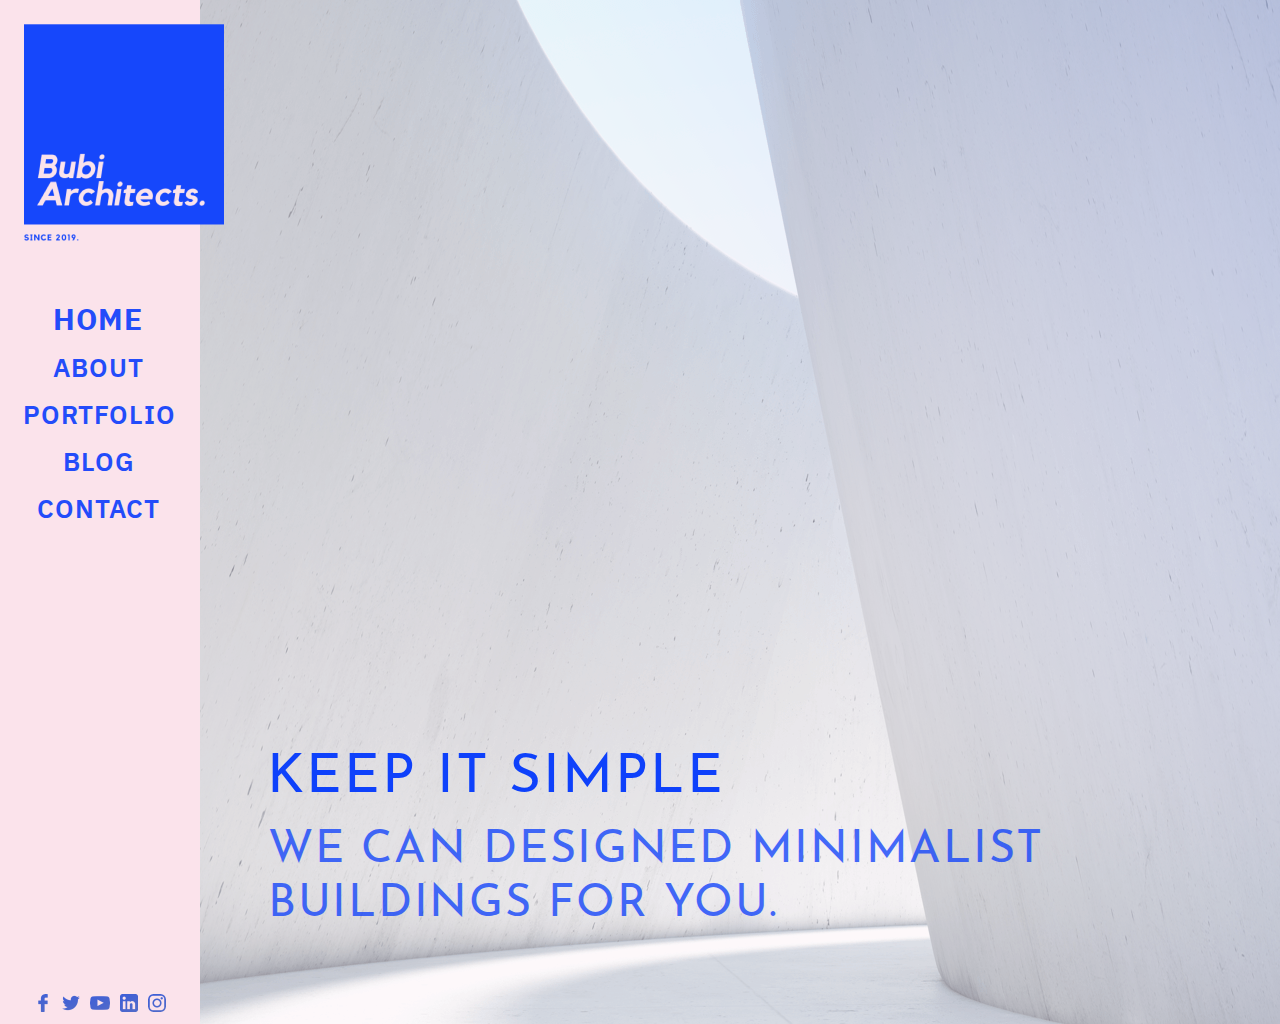
<file: index.html>
<!DOCTYPE html>
<html>
    <head>
        <link href="./img/favicon.png" rel="shortcut icon"/>
        <meta charset="utf-8"/>
        <meta content="width=1440, maximum-scale=1.0" name="viewport"/>
        <link href="./css/desktopHd.css" rel="stylesheet" type="text/css"/>
        <meta content="Launchpad by Anima" name="author">
        </meta>
    </head>
    <body style="margin: 0;
 background: rgba(255, 255, 255, 1.0);">
        <input id="anPageName" name="page" type="hidden" value="desktophd"/>
        <div class="desktophd">
            <div style="width: 1440px; height: 100%; position:relative; margin:auto;">
                <div class="bgimage">
                    <img anima-src="./img/desktop-hd-copy-mask.png" class="mask" src="[data-uri]"/>
                    <img anima-src="./img/desktop-hd-copy-2-bg-image.png" class="bgimage1" src="[data-uri]"/>
                </div>
                <div class="leftheader">
                    <div class="rectangle">
                    </div>
                    <div class="leftheaderbuttons">
                        <a href="desktophd.html">
                            <div class="home">
                                HOME
                            </div>
                        </a>
                        <a href="desktophdcopy.html">
                            <div class="about">
                                ABOUT
                            </div>
                        </a>
                        <a href="desktophdcopy2.html">
                            <div class="portfolio">
                                PORTFOLIO
                            </div>
                        </a>
                        <a href="desktophdcopy3.html">
                            <div class="blog">
                                BLOG
                            </div>
                        </a>
                        <a href="desktophdcopy4.html">
                            <div class="contact">
                                CONTACT
                            </div>
                        </a>
                    </div>
                    <div class="socialicons">
                        <img anima-src="./img/desktop-hd-facebook@2x.png" class="facebook" src="[data-uri]"/>
                        <img anima-src="./img/desktop-hd-copy-youtube@2x.png" class="youtube" src="[data-uri]"/>
                        <img anima-src="./img/desktop-hd-copy-3-instagram@2x.png" class="instagram" src="[data-uri]"/>
                        <img anima-src="./img/desktop-hd-twitter@2x.png" class="twitter" src="[data-uri]"/>
                        <img anima-src="./img/desktop-hd-copy-2-linkedin@2x.png" class="linkedin" src="[data-uri]"/>
                    </div>
                    <a href="desktophd.html">
                        <img anima-src="./img/desktop-hd-bubi-logo@2x.png" class="bubilogo" src="[data-uri]"/>
                    </a>
                </div>
                <div class="info">
                    <div class="keepitsimple">
                        KEEP IT SIMPLE
                    </div>
                    <div class="wecandesignedmini">
                        WE CAN DESIGNED MINIMALIST BUILDINGS FOR YOU.
                    </div>
                    <div class="playbut">
                        <iframe allowfullscreen="allowfullscreen" anima-src="https://www.youtube.com/embed/jwAOVc1Nkbs?rel=0&amp;autoplay=1" frameborder="0" height="100%" id="ytplayer" mozallowfullscreen="mozallowfullscreen" msallowfullscreen="msallowfullscreen" oallowfullscreen="oallowfullscreen" src="" style="border: 0; pointer-events: auto;" type="text/html" webkitallowfullscreen="webkitallowfullscreen" width="100%">
                        </iframe>
                    </div>
                </div>
            </div>
        </div>
        <!-- Scripts -->
        <script>
            anima_isHidden = function(e) {
                if (!(e instanceof HTMLElement)) return !1;
                if (getComputedStyle(e).display == "none") return !0; else if (e.parentNode && anima_isHidden(e.parentNode)) return !0;
                return !1;
            };
            anima_loadAsyncSrcForTag = function(tag) {
                var elements = document.getElementsByTagName(tag);
                var toLoad = [];
                for (var i = 0; i < elements.length; i++) {
                    var e = elements[i];
                    var src = e.getAttribute("src");
                    var loaded = (src != undefined && src.length > 0 && src != '[data-uri]');
                    if (loaded) continue;
                    var asyncSrc = e.getAttribute("anima-src");
                    if (asyncSrc == undefined || asyncSrc.length == 0) continue;
                    if (anima_isHidden(e)) continue;
                    toLoad.push(e);
                }
                toLoad.sort(function(a, b) {
                    return anima_getTop(a) - anima_getTop(b);
                });
                for (var i = 0; i < toLoad.length; i++) {
                    var e = toLoad[i];
                    var asyncSrc = e.getAttribute("anima-src");
                    e.setAttribute("src", asyncSrc);
                }
            };
            anima_pauseHiddenVideos = function(tag) {
                var elements = document.getElementsByTagName("video");
                for (var i = 0; i < elements.length; i++) {
                    var e = elements[i];
                    var isPlaying = !!(e.currentTime > 0 && !e.paused && !e.ended && e.readyState > 2);
                    var isHidden = anima_isHidden(e);
                    if (!isPlaying && !isHidden && e.getAttribute("autoplay") == "autoplay") {
                        e.play();
                    } else if (isPlaying && isHidden) {
                        e.pause();
                    }
                }
            };
            anima_loadAsyncSrc = function(tag) {
                anima_loadAsyncSrcForTag("img");
                anima_loadAsyncSrcForTag("iframe");
                anima_loadAsyncSrcForTag("video");
                anima_pauseHiddenVideos();
            };
            var anima_getTop = function(e) {
                var top = 0;
                do {
                    top += e.offsetTop || 0;
                    e = e.offsetParent;
                } while (e);
                return top;
            };
            anima_loadAsyncSrc();
            anima_old_onResize = window.onresize;
            anima_new_onResize = undefined;
            anima_updateOnResize = function() {
                if (anima_new_onResize == undefined || window.onresize != anima_new_onResize) {
                    anima_new_onResize = function(x) {
                        if (anima_old_onResize != undefined) anima_old_onResize(x);
                        anima_loadAsyncSrc();
                    };
                    window.onresize = anima_new_onResize;
                    setTimeout(function() {
                        anima_updateOnResize();
                    }, 3000);
                }
            };
            anima_updateOnResize();
            setTimeout(function() {
                anima_loadAsyncSrc();
            }, 200);
        </script>
        <!-- End of Scripts -->
    </body>
</html>
</file>
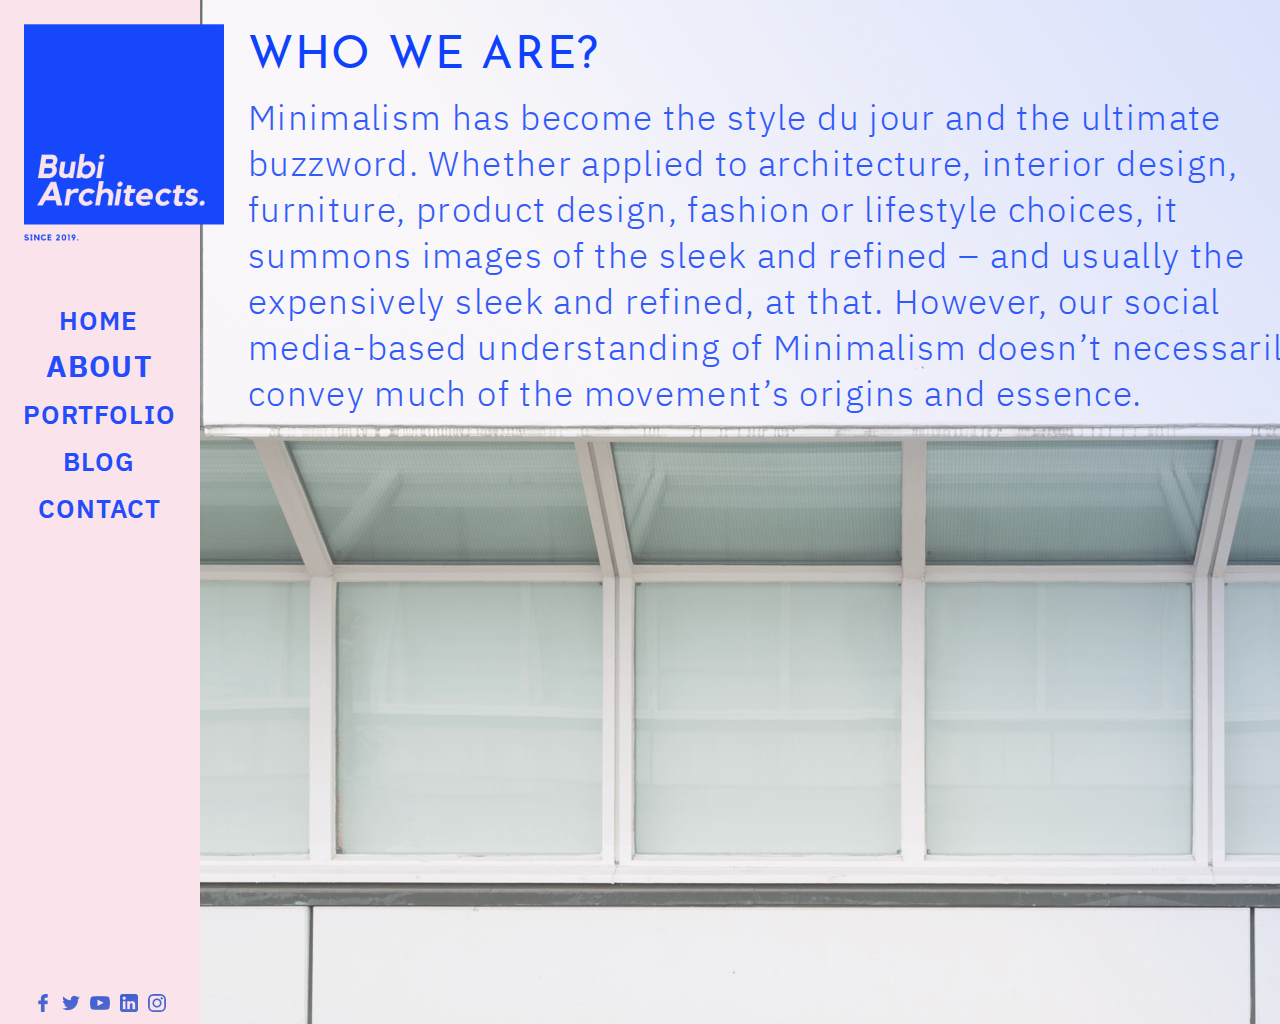
<file: desktophdcopy.html>
<!DOCTYPE html>
<html>
    <head>
        <link href="./img/favicon.png" rel="shortcut icon"/>
        <meta charset="utf-8"/>
        <meta content="width=1440, maximum-scale=1.0" name="viewport"/>
        <link href="./css/desktopHdCopy.css" rel="stylesheet" type="text/css"/>
        <meta content="Launchpad by Anima" name="author">
        </meta>
    </head>
    <body style="margin: 0;
 background: rgba(255, 255, 255, 1.0);">
        <input id="anPageName" name="page" type="hidden" value="desktophdcopy"/>
        <div class="desktophdcopy">
            <div style="width: 1440px; height: 100%; position:relative; margin:auto;">
                <div class="bgimage">
                    <img anima-src="./img/desktop-hd-copy-mask.png" class="mask" src="[data-uri]"/>
                    <img anima-src="./img/desktop-hd-copy-bg-image.png" class="bgimage1" src="[data-uri]"/>
                </div>
                <div class="leftheader">
                    <div class="rectangle">
                    </div>
                    <div class="leftheaderbuttons">
                        <a href="desktophd.html">
                            <div class="home">
                                HOME
                            </div>
                        </a>
                        <a href="desktophdcopy.html">
                            <div class="about">
                                ABOUT
                            </div>
                        </a>
                        <a href="desktophdcopy2.html">
                            <div class="portfolio">
                                PORTFOLIO
                            </div>
                        </a>
                        <a href="desktophdcopy3.html">
                            <div class="blog">
                                BLOG
                            </div>
                        </a>
                        <a href="desktophdcopy4.html">
                            <div class="contact">
                                CONTACT
                            </div>
                        </a>
                    </div>
                    <div class="socialicons">
                        <img anima-src="./img/desktop-hd-facebook@2x.png" class="facebook" src="[data-uri]"/>
                        <img anima-src="./img/desktop-hd-copy-youtube@2x.png" class="youtube" src="[data-uri]"/>
                        <img anima-src="./img/desktop-hd-copy-3-instagram@2x.png" class="instagram" src="[data-uri]"/>
                        <img anima-src="./img/desktop-hd-twitter@2x.png" class="twitter" src="[data-uri]"/>
                        <img anima-src="./img/desktop-hd-copy-2-linkedin@2x.png" class="linkedin" src="[data-uri]"/>
                    </div>
                    <a href="desktophd.html">
                        <img anima-src="./img/desktop-hd-bubi-logo@2x.png" class="bubilogo" src="[data-uri]"/>
                    </a>
                </div>
                <div class="info">
                    <div class="wecandesignedmini">
                        WHO WE ARE?
                    </div>
                </div>
                <div class="infocopy">
                    <div class="wecandesignedmini">
                        Minimalism has become the style du jour and the ultimate buzzword. Whether applied to architecture, interior design, furniture, product design, fashion or lifestyle choices, it summons images of the sleek and refined – and usually the expensively sleek and refined, at that. However, our social media-based understanding of Minimalism doesn’t necessarily convey much of the movement’s origins and essence.
                    </div>
                </div>
            </div>
        </div>
        <!-- Scripts -->
        <script>
            anima_isHidden = function(e) {
                if (!(e instanceof HTMLElement)) return !1;
                if (getComputedStyle(e).display == "none") return !0; else if (e.parentNode && anima_isHidden(e.parentNode)) return !0;
                return !1;
            };
            anima_loadAsyncSrcForTag = function(tag) {
                var elements = document.getElementsByTagName(tag);
                var toLoad = [];
                for (var i = 0; i < elements.length; i++) {
                    var e = elements[i];
                    var src = e.getAttribute("src");
                    var loaded = (src != undefined && src.length > 0 && src != '[data-uri]');
                    if (loaded) continue;
                    var asyncSrc = e.getAttribute("anima-src");
                    if (asyncSrc == undefined || asyncSrc.length == 0) continue;
                    if (anima_isHidden(e)) continue;
                    toLoad.push(e);
                }
                toLoad.sort(function(a, b) {
                    return anima_getTop(a) - anima_getTop(b);
                });
                for (var i = 0; i < toLoad.length; i++) {
                    var e = toLoad[i];
                    var asyncSrc = e.getAttribute("anima-src");
                    e.setAttribute("src", asyncSrc);
                }
            };
            anima_pauseHiddenVideos = function(tag) {
                var elements = document.getElementsByTagName("video");
                for (var i = 0; i < elements.length; i++) {
                    var e = elements[i];
                    var isPlaying = !!(e.currentTime > 0 && !e.paused && !e.ended && e.readyState > 2);
                    var isHidden = anima_isHidden(e);
                    if (!isPlaying && !isHidden && e.getAttribute("autoplay") == "autoplay") {
                        e.play();
                    } else if (isPlaying && isHidden) {
                        e.pause();
                    }
                }
            };
            anima_loadAsyncSrc = function(tag) {
                anima_loadAsyncSrcForTag("img");
                anima_loadAsyncSrcForTag("iframe");
                anima_loadAsyncSrcForTag("video");
                anima_pauseHiddenVideos();
            };
            var anima_getTop = function(e) {
                var top = 0;
                do {
                    top += e.offsetTop || 0;
                    e = e.offsetParent;
                } while (e);
                return top;
            };
            anima_loadAsyncSrc();
            anima_old_onResize = window.onresize;
            anima_new_onResize = undefined;
            anima_updateOnResize = function() {
                if (anima_new_onResize == undefined || window.onresize != anima_new_onResize) {
                    anima_new_onResize = function(x) {
                        if (anima_old_onResize != undefined) anima_old_onResize(x);
                        anima_loadAsyncSrc();
                    };
                    window.onresize = anima_new_onResize;
                    setTimeout(function() {
                        anima_updateOnResize();
                    }, 3000);
                }
            };
            anima_updateOnResize();
            setTimeout(function() {
                anima_loadAsyncSrc();
            }, 200);
        </script>
        <!-- End of Scripts -->
    </body>
</html>
</file>
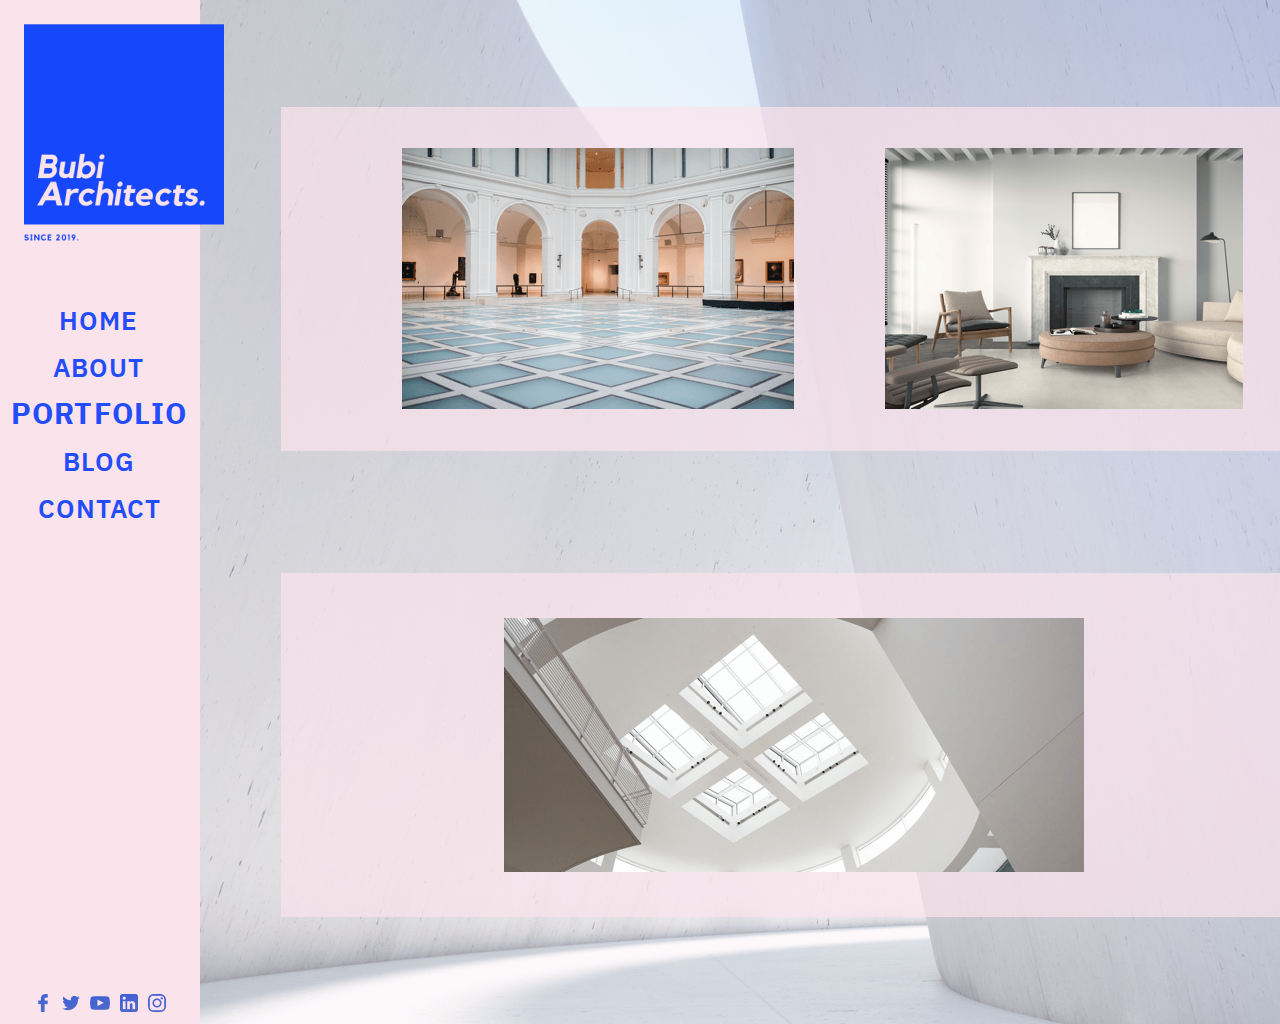
<file: desktophdcopy2.html>
<!DOCTYPE html>
<html>
    <head>
        <link href="./img/favicon.png" rel="shortcut icon"/>
        <meta charset="utf-8"/>
        <meta content="width=1440, maximum-scale=1.0" name="viewport"/>
        <link href="./css/desktopHdCopy2.css" rel="stylesheet" type="text/css"/>
        <meta content="Launchpad by Anima" name="author">
        </meta>
    </head>
    <body style="margin: 0;
 background: rgba(255, 255, 255, 1.0);">
        <input id="anPageName" name="page" type="hidden" value="desktophdcopy2"/>
        <div class="desktophdcopy2">
            <div style="width: 1440px; height: 100%; position:relative; margin:auto;">
                <div class="bgimage">
                    <img anima-src="./img/desktop-hd-copy-mask.png" class="mask" src="[data-uri]"/>
                    <img anima-src="./img/desktop-hd-copy-2-bg-image.png" class="bgimage1" src="[data-uri]"/>
                </div>
                <div class="leftheader">
                    <div class="rectangle1">
                    </div>
                    <div class="leftheaderbuttons">
                        <a href="desktophd.html">
                            <div class="home">
                                HOME
                            </div>
                        </a>
                        <a href="desktophdcopy.html">
                            <div class="about">
                                ABOUT
                            </div>
                        </a>
                        <a href="desktophdcopy2.html">
                            <div class="portfolio">
                                PORTFOLIO
                            </div>
                        </a>
                        <a href="desktophdcopy3.html">
                            <div class="blog">
                                BLOG
                            </div>
                        </a>
                        <a href="desktophdcopy4.html">
                            <div class="contact">
                                CONTACT
                            </div>
                        </a>
                    </div>
                    <div class="socialicons">
                        <img anima-src="./img/desktop-hd-facebook@2x.png" class="facebook" src="[data-uri]"/>
                        <img anima-src="./img/desktop-hd-copy-youtube@2x.png" class="youtube" src="[data-uri]"/>
                        <img anima-src="./img/desktop-hd-copy-3-instagram@2x.png" class="instagram" src="[data-uri]"/>
                        <img anima-src="./img/desktop-hd-twitter@2x.png" class="twitter" src="[data-uri]"/>
                        <img anima-src="./img/desktop-hd-copy-2-linkedin@2x.png" class="linkedin" src="[data-uri]"/>
                    </div>
                    <a href="desktophd.html">
                        <img anima-src="./img/desktop-hd-bubi-logo@2x.png" class="bubilogo" src="[data-uri]"/>
                    </a>
                </div>
                <div class="rectangle">
                </div>
                <div class="rectanglecopy">
                </div>
                <div class="rectanglecopy3">
                </div>
                <div class="rectanglecopy2">
                </div>
                <img anima-src="./img/desktop-hd-copy-2-beautiful-loneliness.png" class="beautifulloneliness" src="[data-uri]"/>
                <img anima-src="./img/desktop-hd-copy-2-living-room-with-a-fireplace.png" class="livingroomwithafireplace" src="[data-uri]"/>
                <img anima-src="./img/desktop-hd-copy-2-ekran-resmi-2019-11-26-220800.png" class="ekranresmi20191126220800" src="[data-uri]"/>
            </div>
        </div>
        <!-- Scripts -->
        <script>
            anima_isHidden = function(e) {
                if (!(e instanceof HTMLElement)) return !1;
                if (getComputedStyle(e).display == "none") return !0; else if (e.parentNode && anima_isHidden(e.parentNode)) return !0;
                return !1;
            };
            anima_loadAsyncSrcForTag = function(tag) {
                var elements = document.getElementsByTagName(tag);
                var toLoad = [];
                for (var i = 0; i < elements.length; i++) {
                    var e = elements[i];
                    var src = e.getAttribute("src");
                    var loaded = (src != undefined && src.length > 0 && src != '[data-uri]');
                    if (loaded) continue;
                    var asyncSrc = e.getAttribute("anima-src");
                    if (asyncSrc == undefined || asyncSrc.length == 0) continue;
                    if (anima_isHidden(e)) continue;
                    toLoad.push(e);
                }
                toLoad.sort(function(a, b) {
                    return anima_getTop(a) - anima_getTop(b);
                });
                for (var i = 0; i < toLoad.length; i++) {
                    var e = toLoad[i];
                    var asyncSrc = e.getAttribute("anima-src");
                    e.setAttribute("src", asyncSrc);
                }
            };
            anima_pauseHiddenVideos = function(tag) {
                var elements = document.getElementsByTagName("video");
                for (var i = 0; i < elements.length; i++) {
                    var e = elements[i];
                    var isPlaying = !!(e.currentTime > 0 && !e.paused && !e.ended && e.readyState > 2);
                    var isHidden = anima_isHidden(e);
                    if (!isPlaying && !isHidden && e.getAttribute("autoplay") == "autoplay") {
                        e.play();
                    } else if (isPlaying && isHidden) {
                        e.pause();
                    }
                }
            };
            anima_loadAsyncSrc = function(tag) {
                anima_loadAsyncSrcForTag("img");
                anima_loadAsyncSrcForTag("iframe");
                anima_loadAsyncSrcForTag("video");
                anima_pauseHiddenVideos();
            };
            var anima_getTop = function(e) {
                var top = 0;
                do {
                    top += e.offsetTop || 0;
                    e = e.offsetParent;
                } while (e);
                return top;
            };
            anima_loadAsyncSrc();
            anima_old_onResize = window.onresize;
            anima_new_onResize = undefined;
            anima_updateOnResize = function() {
                if (anima_new_onResize == undefined || window.onresize != anima_new_onResize) {
                    anima_new_onResize = function(x) {
                        if (anima_old_onResize != undefined) anima_old_onResize(x);
                        anima_loadAsyncSrc();
                    };
                    window.onresize = anima_new_onResize;
                    setTimeout(function() {
                        anima_updateOnResize();
                    }, 3000);
                }
            };
            anima_updateOnResize();
            setTimeout(function() {
                anima_loadAsyncSrc();
            }, 200);
        </script>
        <!-- End of Scripts -->
    </body>
</html>
</file>
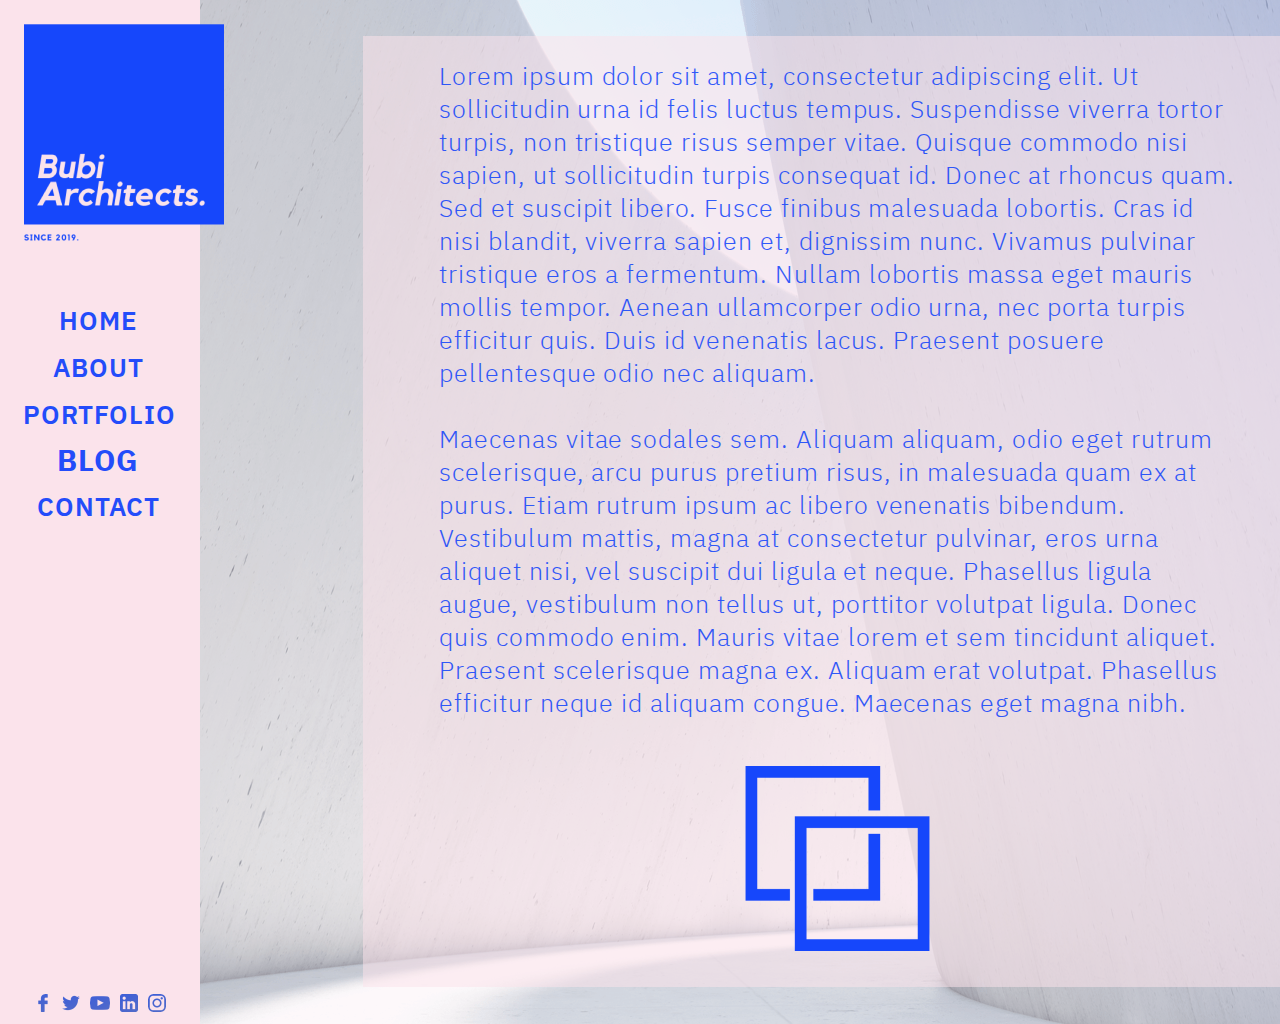
<file: desktophdcopy3.html>
<!DOCTYPE html>
<html>
    <head>
        <link href="./img/favicon.png" rel="shortcut icon"/>
        <meta charset="utf-8"/>
        <meta content="width=1440, maximum-scale=1.0" name="viewport"/>
        <link href="./css/desktopHdCopy3.css" rel="stylesheet" type="text/css"/>
        <meta content="Launchpad by Anima" name="author">
        </meta>
    </head>
    <body style="margin: 0;
 background: rgba(255, 255, 255, 1.0);">
        <input id="anPageName" name="page" type="hidden" value="desktophdcopy3"/>
        <div class="desktophdcopy3">
            <div style="width: 1440px; height: 100%; position:relative; margin:auto;">
                <div class="bgimage">
                    <img anima-src="./img/desktop-hd-copy-mask.png" class="mask" src="[data-uri]"/>
                    <img anima-src="./img/desktop-hd-copy-2-bg-image.png" class="bgimage1" src="[data-uri]"/>
                </div>
                <div class="leftheader">
                    <div class="rectangle">
                    </div>
                    <div class="rectanglecopy">
                    </div>
                    <div class="leftheaderbuttons">
                        <a href="desktophd.html">
                            <div class="home">
                                HOME
                            </div>
                        </a>
                        <a href="desktophdcopy.html">
                            <div class="about">
                                ABOUT
                            </div>
                        </a>
                        <a href="desktophdcopy2.html">
                            <div class="portfolio">
                                PORTFOLIO
                            </div>
                        </a>
                        <a href="desktophdcopy3.html">
                            <div class="blog">
                                BLOG
                            </div>
                        </a>
                        <a href="desktophdcopy4.html">
                            <div class="contact">
                                CONTACT
                            </div>
                        </a>
                    </div>
                    <div class="socialicons">
                        <img anima-src="./img/desktop-hd-facebook@2x.png" class="facebook" src="[data-uri]"/>
                        <img anima-src="./img/desktop-hd-copy-youtube@2x.png" class="youtube" src="[data-uri]"/>
                        <img anima-src="./img/desktop-hd-copy-3-instagram@2x.png" class="instagram" src="[data-uri]"/>
                        <img anima-src="./img/desktop-hd-twitter@2x.png" class="twitter" src="[data-uri]"/>
                        <img anima-src="./img/desktop-hd-copy-2-linkedin@2x.png" class="linkedin" src="[data-uri]"/>
                    </div>
                    <a href="desktophd.html">
                        <img anima-src="./img/desktop-hd-bubi-logo@2x.png" class="bubilogo" src="[data-uri]"/>
                    </a>
                </div>
                <div class="infocopy2">
                    <div class="wecandesignedmini">
                        Lorem ipsum dolor sit amet, consectetur adipiscing elit. Ut sollicitudin urna id felis luctus tempus. Suspendisse viverra tortor turpis, non tristique risus semper vitae. Quisque commodo nisi sapien, ut sollicitudin turpis consequat id. Donec at rhoncus quam. Sed et suscipit libero. Fusce finibus malesuada lobortis. Cras id nisi blandit, viverra sapien et, dignissim nunc. Vivamus pulvinar tristique eros a fermentum. Nullam lobortis massa eget mauris mollis tempor. Aenean ullamcorper odio urna, nec porta turpis efficitur quis. Duis id venenatis lacus. Praesent posuere pellentesque odio nec aliquam.<br /><br />Maecenas vitae sodales sem. Aliquam aliquam, odio eget rutrum scelerisque, arcu purus pretium risus, in malesuada quam ex at purus. Etiam rutrum ipsum ac libero venenatis bibendum. Vestibulum mattis, magna at consectetur pulvinar, eros urna aliquet nisi, vel suscipit dui ligula et neque. Phasellus ligula augue, vestibulum non tellus ut, porttitor volutpat ligula. Donec quis commodo enim. Mauris vitae lorem et sem tincidunt aliquet. Praesent scelerisque magna ex. Aliquam erat volutpat. Phasellus efficitur neque id aliquam congue. Maecenas eget magna nibh.
                    </div>
                </div>
                <img anima-src="./img/desktop-hd-copy-3-97119@2x.png" class="a97119" src="[data-uri]"/>
            </div>
        </div>
        <!-- Scripts -->
        <script>
            anima_isHidden = function(e) {
                if (!(e instanceof HTMLElement)) return !1;
                if (getComputedStyle(e).display == "none") return !0; else if (e.parentNode && anima_isHidden(e.parentNode)) return !0;
                return !1;
            };
            anima_loadAsyncSrcForTag = function(tag) {
                var elements = document.getElementsByTagName(tag);
                var toLoad = [];
                for (var i = 0; i < elements.length; i++) {
                    var e = elements[i];
                    var src = e.getAttribute("src");
                    var loaded = (src != undefined && src.length > 0 && src != '[data-uri]');
                    if (loaded) continue;
                    var asyncSrc = e.getAttribute("anima-src");
                    if (asyncSrc == undefined || asyncSrc.length == 0) continue;
                    if (anima_isHidden(e)) continue;
                    toLoad.push(e);
                }
                toLoad.sort(function(a, b) {
                    return anima_getTop(a) - anima_getTop(b);
                });
                for (var i = 0; i < toLoad.length; i++) {
                    var e = toLoad[i];
                    var asyncSrc = e.getAttribute("anima-src");
                    e.setAttribute("src", asyncSrc);
                }
            };
            anima_pauseHiddenVideos = function(tag) {
                var elements = document.getElementsByTagName("video");
                for (var i = 0; i < elements.length; i++) {
                    var e = elements[i];
                    var isPlaying = !!(e.currentTime > 0 && !e.paused && !e.ended && e.readyState > 2);
                    var isHidden = anima_isHidden(e);
                    if (!isPlaying && !isHidden && e.getAttribute("autoplay") == "autoplay") {
                        e.play();
                    } else if (isPlaying && isHidden) {
                        e.pause();
                    }
                }
            };
            anima_loadAsyncSrc = function(tag) {
                anima_loadAsyncSrcForTag("img");
                anima_loadAsyncSrcForTag("iframe");
                anima_loadAsyncSrcForTag("video");
                anima_pauseHiddenVideos();
            };
            var anima_getTop = function(e) {
                var top = 0;
                do {
                    top += e.offsetTop || 0;
                    e = e.offsetParent;
                } while (e);
                return top;
            };
            anima_loadAsyncSrc();
            anima_old_onResize = window.onresize;
            anima_new_onResize = undefined;
            anima_updateOnResize = function() {
                if (anima_new_onResize == undefined || window.onresize != anima_new_onResize) {
                    anima_new_onResize = function(x) {
                        if (anima_old_onResize != undefined) anima_old_onResize(x);
                        anima_loadAsyncSrc();
                    };
                    window.onresize = anima_new_onResize;
                    setTimeout(function() {
                        anima_updateOnResize();
                    }, 3000);
                }
            };
            anima_updateOnResize();
            setTimeout(function() {
                anima_loadAsyncSrc();
            }, 200);
        </script>
        <!-- End of Scripts -->
    </body>
</html>
</file>
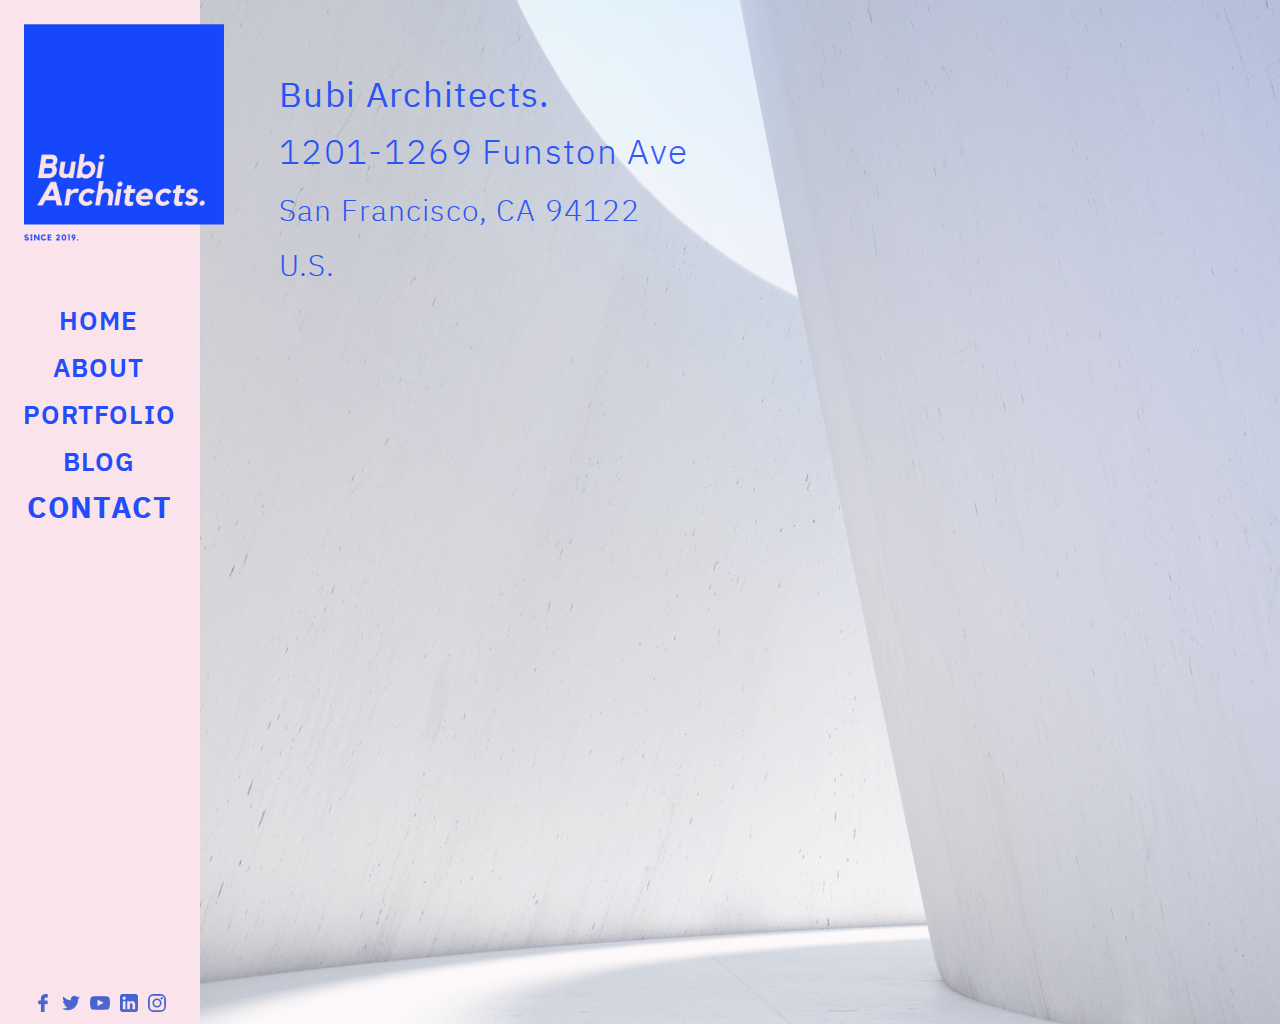
<file: desktophdcopy4.html>
<!DOCTYPE html>
<html>
    <head>
        <link href="./img/favicon.png" rel="shortcut icon"/>
        <meta charset="utf-8"/>
        <meta content="width=1440, maximum-scale=1.0" name="viewport"/>
        <link href="./css/desktopHdCopy4.css" rel="stylesheet" type="text/css"/>
        <meta content="Launchpad by Anima" name="author">
        </meta>
    </head>
    <body style="margin: 0;
 background: rgba(255, 255, 255, 1.0);">
        <input id="anPageName" name="page" type="hidden" value="desktophdcopy4"/>
        <div class="desktophdcopy4">
            <div style="width: 1440px; height: 100%; position:relative; margin:auto;">
                <div class="bgimage">
                    <img anima-src="./img/desktop-hd-copy-mask.png" class="mask" src="[data-uri]"/>
                    <img anima-src="./img/desktop-hd-copy-2-bg-image.png" class="bgimage1" src="[data-uri]"/>
                </div>
                <div class="rectangle">
                    <iframe allowfullscreen="" frameborder="0" height="450" src="https://www.google.com/maps/embed?pb=!1m18!1m12!1m3!1d11634.453557565203!2d-122.48115298372721!3d37.76387220792572!2m3!1f0!2f0!3f0!3m2!1i1024!2i768!4f13.1!3m3!1m2!1s0x80858767e9b8f84b%3A0xfcb96c12b602422f!2s1201-1269%20Funston%20Ave%2C%20San%20Francisco%2C%20CA%2094122%2C%20Amerika%20Birle%C5%9Fik%20Devletleri!5e0!3m2!1str!2str!4v1574802977119!5m2!1str!2str" style="border:0;" width="600">
                    </iframe>
                </div>
                <div class="leftheader">
                    <div class="rectangle1">
                    </div>
                    <div class="leftheaderbuttons">
                        <a href="desktophd.html">
                            <div class="home">
                                HOME
                            </div>
                        </a>
                        <a href="desktophdcopy.html">
                            <div class="about">
                                ABOUT
                            </div>
                        </a>
                        <a href="desktophdcopy2.html">
                            <div class="portfolio">
                                PORTFOLIO
                            </div>
                        </a>
                        <a href="desktophdcopy3.html">
                            <div class="blog">
                                BLOG
                            </div>
                        </a>
                        <a href="desktophdcopy4.html">
                            <div class="contact">
                                CONTACT
                            </div>
                        </a>
                    </div>
                    <div class="socialicons">
                        <img anima-src="./img/desktop-hd-facebook@2x.png" class="facebook" src="[data-uri]"/>
                        <img anima-src="./img/desktop-hd-copy-youtube@2x.png" class="youtube" src="[data-uri]"/>
                        <img anima-src="./img/desktop-hd-copy-3-instagram@2x.png" class="instagram" src="[data-uri]"/>
                        <img anima-src="./img/desktop-hd-twitter@2x.png" class="twitter" src="[data-uri]"/>
                        <img anima-src="./img/desktop-hd-copy-2-linkedin@2x.png" class="linkedin" src="[data-uri]"/>
                    </div>
                    <a href="desktophd.html">
                        <img anima-src="./img/desktop-hd-bubi-logo@2x.png" class="bubilogo" src="[data-uri]"/>
                    </a>
                </div>
                <div class="infocopy2">
                    <div class="wecandesignedmini">
                        Bubi Architects.
                    </div>
                </div>
                <div class="infocopy3">
                    <div class="wecandesignedmini">
                        1201-1269 Funston Ave
                    </div>
                </div>
                <div class="infocopy4">
                    <div class="wecandesignedmini">
                        San Francisco, CA 94122
                    </div>
                </div>
                <div class="infocopy5">
                    <div class="wecandesignedmini">
                        U.S.
                    </div>
                </div>
            </div>
        </div>
        <!-- Scripts -->
        <script>
            anima_isHidden = function(e) {
                if (!(e instanceof HTMLElement)) return !1;
                if (getComputedStyle(e).display == "none") return !0; else if (e.parentNode && anima_isHidden(e.parentNode)) return !0;
                return !1;
            };
            anima_loadAsyncSrcForTag = function(tag) {
                var elements = document.getElementsByTagName(tag);
                var toLoad = [];
                for (var i = 0; i < elements.length; i++) {
                    var e = elements[i];
                    var src = e.getAttribute("src");
                    var loaded = (src != undefined && src.length > 0 && src != '[data-uri]');
                    if (loaded) continue;
                    var asyncSrc = e.getAttribute("anima-src");
                    if (asyncSrc == undefined || asyncSrc.length == 0) continue;
                    if (anima_isHidden(e)) continue;
                    toLoad.push(e);
                }
                toLoad.sort(function(a, b) {
                    return anima_getTop(a) - anima_getTop(b);
                });
                for (var i = 0; i < toLoad.length; i++) {
                    var e = toLoad[i];
                    var asyncSrc = e.getAttribute("anima-src");
                    e.setAttribute("src", asyncSrc);
                }
            };
            anima_pauseHiddenVideos = function(tag) {
                var elements = document.getElementsByTagName("video");
                for (var i = 0; i < elements.length; i++) {
                    var e = elements[i];
                    var isPlaying = !!(e.currentTime > 0 && !e.paused && !e.ended && e.readyState > 2);
                    var isHidden = anima_isHidden(e);
                    if (!isPlaying && !isHidden && e.getAttribute("autoplay") == "autoplay") {
                        e.play();
                    } else if (isPlaying && isHidden) {
                        e.pause();
                    }
                }
            };
            anima_loadAsyncSrc = function(tag) {
                anima_loadAsyncSrcForTag("img");
                anima_loadAsyncSrcForTag("iframe");
                anima_loadAsyncSrcForTag("video");
                anima_pauseHiddenVideos();
            };
            var anima_getTop = function(e) {
                var top = 0;
                do {
                    top += e.offsetTop || 0;
                    e = e.offsetParent;
                } while (e);
                return top;
            };
            anima_loadAsyncSrc();
            anima_old_onResize = window.onresize;
            anima_new_onResize = undefined;
            anima_updateOnResize = function() {
                if (anima_new_onResize == undefined || window.onresize != anima_new_onResize) {
                    anima_new_onResize = function(x) {
                        if (anima_old_onResize != undefined) anima_old_onResize(x);
                        anima_loadAsyncSrc();
                    };
                    window.onresize = anima_new_onResize;
                    setTimeout(function() {
                        anima_updateOnResize();
                    }, 3000);
                }
            };
            anima_updateOnResize();
            setTimeout(function() {
                anima_loadAsyncSrc();
            }, 200);
        </script>
        <!-- End of Scripts -->
    </body>
</html>
</file>
<file: css/desktopHd.css>
@font-face {
                          font-family: "IBMPlexSans-SemiBold";
                          src: url('../fonts/IBMPlexSans-SemiBold.ttf') format("truetype");
                        }
                        @font-face {
                          font-family: "IBMPlexSans-Bold";
                          src: url('../fonts/IBMPlexSans-Bold.ttf') format("truetype");
                        }
                        @font-face {
                          font-family: "JosefinSans-Regular";
                          src: url('../fonts/JosefinSans-Regular.ttf') format("truetype");
                        }
                        @font-face {
                          font-family: "IBMPlexSans-Light";
                          src: url('../fonts/IBMPlexSans-Light.ttf') format("truetype");
                        }
                        @font-face {
                          font-family: "IBMPlexSans";
                          src: url('../fonts/IBMPlexSans-Regular.ttf') format("truetype");
                        }
                        
.desktophd {
  width               : 100%;
  min-width           : 1440px;
  height              : 100vh;
  min-height          : 1024px;
  position            : relative;
  overflow            : hidden;
  margin              : 0px;
  -webkit-font-smoothing: antialiased;
  -moz-osx-font-smoothing: grayscale;
  background-color    : rgba(255, 255, 255, 1.0);
}
a {
  text-decoration     : none;
}
div {
  -webkit-text-size-adjust: none;
}
.anima-full-width-a {
  width               : 100%;
}
.anima-full-height-a {
  height              : 100%;
}
div {
  -webkit-text-size-adjust: none;
}
.desktophd .bgimage {
  background-color    : rgba(255,255,255,0.0);
  top                 : 0px;
  height              : 1024px;
  width               : 1440px;
  position            : absolute;
  margin              : 0;
  left                : 0px;
  overflow            : hidden;
  -ms-transform       : rotate(0deg); /* IE 9 */
  -webkit-transform   : rotate(0deg); /* Chrome, Safari, Opera */
  transform           : rotate(0deg);
}
.desktophd .bgimage .mask {
  background-color    : rgba(255,255,255,0.0);
  top                 : 0px;
  height              : 1024px;
  width               : 1440px;
  position            : absolute;
  margin              : 0;
  left                : 0px;
  -ms-transform       : rotate(0deg); /* IE 9 */
  -webkit-transform   : rotate(0deg); /* Chrome, Safari, Opera */
  transform           : rotate(0deg);
}
.desktophd .bgimage .bgimage1 {
  background-color    : rgba(255,255,255,0.0);
  top                 : -50px;
  height              : 1229px;
  width               : 2124px;
  position            : absolute;
  margin              : 0;
  left                : -162px;
  -ms-transform       : rotate(0deg); /* IE 9 */
  -webkit-transform   : rotate(0deg); /* Chrome, Safari, Opera */
  transform           : rotate(0deg);
  opacity             : 0.77;
}
.desktophd .leftheader {
  background-color    : rgba(255,255,255,0.0);
  top                 : 0px;
  height              : 1024px;
  width               : 224px;
  position            : absolute;
  margin              : 0;
  left                : 0px;
  -ms-transform       : rotate(0deg); /* IE 9 */
  -webkit-transform   : rotate(0deg); /* Chrome, Safari, Opera */
  transform           : rotate(0deg);
}
.desktophd .leftheader .rectangle {
  background-color    : rgba(251, 227, 235, 1.0);
  top                 : 0px;
  height              : 1024px;
  width               : 200px;
  position            : absolute;
  margin              : 0;
  left                : 0px;
  -ms-transform       : rotate(0deg); /* IE 9 */
  -webkit-transform   : rotate(0deg); /* Chrome, Safari, Opera */
  transform           : rotate(0deg);
}
.desktophd .leftheader .leftheaderbuttons {
  background-color    : rgba(255,255,255,0.0);
  top                 : 302px;
  height              : 223px;
  width               : 152px;
  position            : absolute;
  margin              : 0;
  left                : 24px;
  -ms-transform       : rotate(0deg); /* IE 9 */
  -webkit-transform   : rotate(0deg); /* Chrome, Safari, Opera */
  transform           : rotate(0deg);
}
.desktophd .leftheader .leftheaderbuttons .home {
  background-color    : rgba(255,255,255,0.0);
  top                 : 0px;
  height              : auto;
  width               : auto;
  position            : absolute;
  margin              : 0;
  left                : 29px;
  -ms-transform       : rotate(0deg); /* IE 9 */
  -webkit-transform   : rotate(0deg); /* Chrome, Safari, Opera */
  transform           : rotate(0deg);
  transition          : all 0.2s ease-in-out;
  font-family         : "IBMPlexSans-Bold", Helvetica, Arial, serif;
  font-size           : 30.0px;
  color               : rgba(35, 76, 250, 1.0);
  text-align          : center;
  letter-spacing      : 1.15px;
  line-height         : 33.0px;
}
.desktophd .leftheader .leftheaderbuttons .home:hover {
  filter              : grayscale(100%);
}
.desktophd .leftheader .leftheaderbuttons .about {
  background-color    : rgba(255,255,255,0.0);
  top                 : 49px;
  height              : auto;
  width               : auto;
  position            : absolute;
  margin              : 0;
  left                : 29px;
  -ms-transform       : rotate(0deg); /* IE 9 */
  -webkit-transform   : rotate(0deg); /* Chrome, Safari, Opera */
  transform           : rotate(0deg);
  transition          : all 0.2s ease-in-out;
  font-family         : "IBMPlexSans-SemiBold", Helvetica, Arial, serif;
  font-size           : 26.0px;
  color               : rgba(35, 76, 250, 1.0);
  text-align          : center;
  letter-spacing      : 1.0px;
  line-height         : 33.0px;
}
.desktophd .leftheader .leftheaderbuttons .about:hover {
  filter              : grayscale(100%);
}
.desktophd .leftheader .leftheaderbuttons .portfolio {
  background-color    : rgba(255,255,255,0.0);
  top                 : 96px;
  height              : auto;
  width               : auto;
  position            : absolute;
  margin              : 0;
  left                : -1px;
  -ms-transform       : rotate(0deg); /* IE 9 */
  -webkit-transform   : rotate(0deg); /* Chrome, Safari, Opera */
  transform           : rotate(0deg);
  transition          : all 0.2s ease-in-out;
  font-family         : "IBMPlexSans-SemiBold", Helvetica, Arial, serif;
  font-size           : 26.0px;
  color               : rgba(35, 76, 250, 1.0);
  text-align          : center;
  letter-spacing      : 1.0px;
  line-height         : 33.0px;
}
.desktophd .leftheader .leftheaderbuttons .portfolio:hover {
  filter              : grayscale(100%);
}
.desktophd .leftheader .leftheaderbuttons .blog {
  background-color    : rgba(255,255,255,0.0);
  top                 : 143px;
  height              : auto;
  width               : auto;
  position            : absolute;
  margin              : 0;
  left                : 39px;
  -ms-transform       : rotate(0deg); /* IE 9 */
  -webkit-transform   : rotate(0deg); /* Chrome, Safari, Opera */
  transform           : rotate(0deg);
  transition          : all 0.2s ease-in-out;
  font-family         : "IBMPlexSans-SemiBold", Helvetica, Arial, serif;
  font-size           : 26.0px;
  color               : rgba(35, 76, 250, 1.0);
  text-align          : center;
  letter-spacing      : 1.0px;
  line-height         : 33.0px;
}
.desktophd .leftheader .leftheaderbuttons .blog:hover {
  filter              : grayscale(100%);
}
.desktophd .leftheader .leftheaderbuttons .contact {
  background-color    : rgba(255,255,255,0.0);
  top                 : 190px;
  height              : auto;
  width               : auto;
  position            : absolute;
  margin              : 0;
  left                : 13px;
  -ms-transform       : rotate(0deg); /* IE 9 */
  -webkit-transform   : rotate(0deg); /* Chrome, Safari, Opera */
  transform           : rotate(0deg);
  transition          : all 0.2s ease-in-out;
  font-family         : "IBMPlexSans-SemiBold", Helvetica, Arial, serif;
  font-size           : 26.0px;
  color               : rgba(35, 76, 250, 1.0);
  text-align          : center;
  letter-spacing      : 1.0px;
  line-height         : 33.0px;
}
.desktophd .leftheader .leftheaderbuttons .contact:hover {
  filter              : grayscale(100%);
}
.desktophd .leftheader .socialicons {
  background-color    : rgba(255,255,255,0.0);
  top                 : 993px;
  height              : 20px;
  width               : 132px;
  position            : absolute;
  margin              : 0;
  left                : 34px;
  -ms-transform       : rotate(0deg); /* IE 9 */
  -webkit-transform   : rotate(0deg); /* Chrome, Safari, Opera */
  transform           : rotate(0deg);
}
.desktophd .leftheader .socialicons .facebook {
  background-color    : rgba(255,255,255,0.0);
  top                 : 1px;
  height              : 18px;
  width               : 18px;
  position            : absolute;
  margin              : 0;
  left                : 0px;
  -ms-transform       : rotate(0deg); /* IE 9 */
  -webkit-transform   : rotate(0deg); /* Chrome, Safari, Opera */
  transform           : rotate(0deg);
}
.desktophd .leftheader .socialicons .youtube {
  background-color    : rgba(255,255,255,0.0);
  top                 : 0px;
  height              : 20px;
  width               : 20px;
  position            : absolute;
  margin              : 0;
  left                : 56px;
  -ms-transform       : rotate(0deg); /* IE 9 */
  -webkit-transform   : rotate(0deg); /* Chrome, Safari, Opera */
  transform           : rotate(0deg);
}
.desktophd .leftheader .socialicons .instagram {
  background-color    : rgba(255,255,255,0.0);
  top                 : 1px;
  height              : 18px;
  width               : 18px;
  position            : absolute;
  margin              : 0;
  left                : 114px;
  -ms-transform       : rotate(0deg); /* IE 9 */
  -webkit-transform   : rotate(0deg); /* Chrome, Safari, Opera */
  transform           : rotate(0deg);
}
.desktophd .leftheader .socialicons .twitter {
  background-color    : rgba(255,255,255,0.0);
  top                 : 1px;
  height              : 18px;
  width               : 18px;
  position            : absolute;
  margin              : 0;
  left                : 28px;
  -ms-transform       : rotate(0deg); /* IE 9 */
  -webkit-transform   : rotate(0deg); /* Chrome, Safari, Opera */
  transform           : rotate(0deg);
}
.desktophd .leftheader .socialicons .linkedin {
  background-color    : rgba(255,255,255,0.0);
  top                 : 1px;
  height              : 18px;
  width               : 18px;
  position            : absolute;
  margin              : 0;
  left                : 86px;
  -ms-transform       : rotate(0deg); /* IE 9 */
  -webkit-transform   : rotate(0deg); /* Chrome, Safari, Opera */
  transform           : rotate(0deg);
}
.desktophd .leftheader .bubilogo {
  background-color    : rgba(255,255,255,0.0);
  top                 : 24px;
  height              : 217px;
  width               : 200px;
  position            : absolute;
  margin              : 0;
  left                : 24px;
  -ms-transform       : rotate(0deg); /* IE 9 */
  -webkit-transform   : rotate(0deg); /* Chrome, Safari, Opera */
  transform           : rotate(0deg);
  transition          : all 0.2s ease-in-out;
}
.desktophd .leftheader .bubilogo:hover {
  transform           : translate(-5px, 0);
}
.desktophd .info {
  background-color    : rgba(255,255,255,0.0);
  top                 : 341px;
  height              : 591px;
  width               : 775px;
  position            : absolute;
  margin              : 0;
  left                : 268px;
  -ms-transform       : rotate(0deg); /* IE 9 */
  -webkit-transform   : rotate(0deg); /* Chrome, Safari, Opera */
  transform           : rotate(0deg);
}
.desktophd .info .keepitsimple {
  background-color    : rgba(255,255,255,0.0);
  top                 : 405px;
  height              : auto;
  width               : auto;
  position            : absolute;
  margin              : 0;
  left                : -1px;
  -ms-transform       : rotate(0deg); /* IE 9 */
  -webkit-transform   : rotate(0deg); /* Chrome, Safari, Opera */
  transform           : rotate(0deg);
  font-family         : "JosefinSans-Regular", Helvetica, Arial, serif;
  font-size           : 55.0px;
  color               : rgba(14, 65, 251, 1.0);
  text-align          : center;
  letter-spacing      : 2.12px;
  line-height         : 66.0px;
}
.desktophd .info .wecandesignedmini {
  background-color    : rgba(255,255,255,0.0);
  top                 : 483px;
  height              : auto;
  width               : 777px;
  position            : absolute;
  margin              : 0;
  left                : 0px;
  -ms-transform       : rotate(0deg); /* IE 9 */
  -webkit-transform   : rotate(0deg); /* Chrome, Safari, Opera */
  transform           : rotate(0deg);
  opacity             : 0.77;
  font-family         : "JosefinSans-Regular", Helvetica, Arial, serif;
  font-size           : 45.0px;
  color               : rgba(14, 65, 251, 1.0);
  text-align          : left;
  letter-spacing      : 1.73px;
  line-height         : 54.0px;
}
.desktophd .info .playbut {
  background-color    : rgba(255,255,255,0.0);
  top                 : 0px;
  height              : 133px;
  width               : 133px;
  position            : absolute;
  margin              : 0;
  left                : 452px;
  -ms-transform       : rotate(0deg); /* IE 9 */
  -webkit-transform   : rotate(0deg); /* Chrome, Safari, Opera */
  transform           : rotate(0deg);
  overflow            : hidden;
}
/* .anima-animate-appear prefix for appear animations */
.anima-animate-appear {
  opacity             : 0;
  display             : block;
  -webkit-animation   : anima-reveal 0.3s ease-in-out 1 normal forwards;
  -moz-animation      : anima-reveal 0.3s ease-in 1 normal forwards;
  -o-animation        : anima-reveal 0.3s ease-in-out 1 normal forwards;
  animation           : anima-reveal 0.3s ease-in-out 1 normal forwards;
}
.anima-animate-disappear {
  opacity             : 1;
  display             : block;
  -webkit-animation   : anima-reveal 0.3s ease-in-out 1 reverse forwards;
  -moz-animation      : anima-reveal 0.3s ease-in 1 normal forwards;
  -o-animation        : anima-reveal 0.3s ease-in-out 1 reverse forwards;
  animation           : anima-reveal 0.3s ease-in-out 1 reverse forwards;
}
.anima-animate-nodelay {
  -webkit-animation-delay: 0;
  -moz-animation-delay: 0;
  -o-animation-delay  : 0;
  animation-delay     : 0;
}
@-webkit-keyframes anima-reveal {
  0%
   
  {
      opacity: 0;
    }
  
    
  100%
   
  {
      opacity: 1;
    }
}
@-moz-keyframes anima-reveal {
  0%
   
  {
      opacity: 0;
    }
  
    
  100%
   
  {
      opacity: 1;
    }
}
@-o-keyframes anima-reveal {
  0%
   
  {
      opacity: 0;
    }
  
    
  100%
   
  {
      opacity: 1;
    }
}
@keyframes anima-reveal {
  0%
   
  {
      opacity: 0;
    }
  
    
  100%
   
  {
      opacity: 1;
    }
}
</file>
<file: css/desktopHdCopy.css>
@font-face {
                          font-family: "IBMPlexSans-SemiBold";
                          src: url('../fonts/IBMPlexSans-SemiBold.ttf') format("truetype");
                        }
                        @font-face {
                          font-family: "IBMPlexSans-Bold";
                          src: url('../fonts/IBMPlexSans-Bold.ttf') format("truetype");
                        }
                        @font-face {
                          font-family: "JosefinSans-Regular";
                          src: url('../fonts/JosefinSans-Regular.ttf') format("truetype");
                        }
                        @font-face {
                          font-family: "IBMPlexSans-Light";
                          src: url('../fonts/IBMPlexSans-Light.ttf') format("truetype");
                        }
                        @font-face {
                          font-family: "IBMPlexSans";
                          src: url('../fonts/IBMPlexSans-Regular.ttf') format("truetype");
                        }
                        
.desktophdcopy {
  width               : 100%;
  min-width           : 1440px;
  height              : 100vh;
  min-height          : 1024px;
  position            : relative;
  overflow            : hidden;
  margin              : 0px;
  -webkit-font-smoothing: antialiased;
  -moz-osx-font-smoothing: grayscale;
  background-color    : rgba(255, 255, 255, 1.0);
}
a {
  text-decoration     : none;
}
div {
  -webkit-text-size-adjust: none;
}
.anima-full-width-a {
  width               : 100%;
}
.anima-full-height-a {
  height              : 100%;
}
div {
  -webkit-text-size-adjust: none;
}
.desktophdcopy .bgimage {
  background-color    : rgba(255,255,255,0.0);
  top                 : 0px;
  height              : 1024px;
  width               : 1440px;
  position            : absolute;
  margin              : 0;
  left                : 0px;
  overflow            : hidden;
  -ms-transform       : rotate(0deg); /* IE 9 */
  -webkit-transform   : rotate(0deg); /* Chrome, Safari, Opera */
  transform           : rotate(0deg);
}
.desktophdcopy .bgimage .mask {
  background-color    : rgba(255,255,255,0.0);
  top                 : 0px;
  height              : 1024px;
  width               : 1440px;
  position            : absolute;
  margin              : 0;
  left                : 0px;
  -ms-transform       : rotate(0deg); /* IE 9 */
  -webkit-transform   : rotate(0deg); /* Chrome, Safari, Opera */
  transform           : rotate(0deg);
}
.desktophdcopy .bgimage .bgimage1 {
  background-color    : rgba(255,255,255,0.0);
  top                 : -34px;
  height              : 1186px;
  width               : 1778px;
  position            : absolute;
  margin              : 0;
  left                : -65px;
  -ms-transform       : rotate(0deg); /* IE 9 */
  -webkit-transform   : rotate(0deg); /* Chrome, Safari, Opera */
  transform           : rotate(0deg);
  opacity             : 0.77;
}
.desktophdcopy .leftheader {
  background-color    : rgba(255,255,255,0.0);
  top                 : 0px;
  height              : 1024px;
  width               : 224px;
  position            : absolute;
  margin              : 0;
  left                : 0px;
  -ms-transform       : rotate(0deg); /* IE 9 */
  -webkit-transform   : rotate(0deg); /* Chrome, Safari, Opera */
  transform           : rotate(0deg);
}
.desktophdcopy .leftheader .rectangle {
  background-color    : rgba(251, 227, 235, 1.0);
  top                 : 0px;
  height              : 1024px;
  width               : 200px;
  position            : absolute;
  margin              : 0;
  left                : 0px;
  -ms-transform       : rotate(0deg); /* IE 9 */
  -webkit-transform   : rotate(0deg); /* Chrome, Safari, Opera */
  transform           : rotate(0deg);
}
.desktophdcopy .leftheader .leftheaderbuttons {
  background-color    : rgba(255,255,255,0.0);
  top                 : 304px;
  height              : 221px;
  width               : 152px;
  position            : absolute;
  margin              : 0;
  left                : 24px;
  -ms-transform       : rotate(0deg); /* IE 9 */
  -webkit-transform   : rotate(0deg); /* Chrome, Safari, Opera */
  transform           : rotate(0deg);
}
.desktophdcopy .leftheader .leftheaderbuttons .home {
  background-color    : rgba(255,255,255,0.0);
  top                 : 0px;
  height              : auto;
  width               : auto;
  position            : absolute;
  margin              : 0;
  left                : 35px;
  -ms-transform       : rotate(0deg); /* IE 9 */
  -webkit-transform   : rotate(0deg); /* Chrome, Safari, Opera */
  transform           : rotate(0deg);
  transition          : all 0.2s ease-in-out;
  font-family         : "IBMPlexSans-SemiBold", Helvetica, Arial, serif;
  font-size           : 26.0px;
  color               : rgba(35, 76, 250, 1.0);
  text-align          : center;
  letter-spacing      : 1.0px;
  line-height         : 33.0px;
}
.desktophdcopy .leftheader .leftheaderbuttons .home:hover {
  filter              : grayscale(100%);
}
.desktophdcopy .leftheader .leftheaderbuttons .about {
  background-color    : rgba(255,255,255,0.0);
  top                 : 45px;
  height              : auto;
  width               : auto;
  position            : absolute;
  margin              : 0;
  left                : 22px;
  -ms-transform       : rotate(0deg); /* IE 9 */
  -webkit-transform   : rotate(0deg); /* Chrome, Safari, Opera */
  transform           : rotate(0deg);
  transition          : all 0.2s ease-in-out;
  font-family         : "IBMPlexSans-Bold", Helvetica, Arial, serif;
  font-size           : 30.0px;
  color               : rgba(35, 76, 250, 1.0);
  text-align          : center;
  letter-spacing      : 1.15px;
  line-height         : 33.0px;
}
.desktophdcopy .leftheader .leftheaderbuttons .about:hover {
  filter              : grayscale(100%);
}
.desktophdcopy .leftheader .leftheaderbuttons .portfolio {
  background-color    : rgba(255,255,255,0.0);
  top                 : 94px;
  height              : auto;
  width               : auto;
  position            : absolute;
  margin              : 0;
  left                : -1px;
  -ms-transform       : rotate(0deg); /* IE 9 */
  -webkit-transform   : rotate(0deg); /* Chrome, Safari, Opera */
  transform           : rotate(0deg);
  transition          : all 0.2s ease-in-out;
  font-family         : "IBMPlexSans-SemiBold", Helvetica, Arial, serif;
  font-size           : 26.0px;
  color               : rgba(35, 76, 250, 1.0);
  text-align          : center;
  letter-spacing      : 1.0px;
  line-height         : 33.0px;
}
.desktophdcopy .leftheader .leftheaderbuttons .portfolio:hover {
  filter              : grayscale(100%);
}
.desktophdcopy .leftheader .leftheaderbuttons .blog {
  background-color    : rgba(255,255,255,0.0);
  top                 : 141px;
  height              : auto;
  width               : auto;
  position            : absolute;
  margin              : 0;
  left                : 39px;
  -ms-transform       : rotate(0deg); /* IE 9 */
  -webkit-transform   : rotate(0deg); /* Chrome, Safari, Opera */
  transform           : rotate(0deg);
  transition          : all 0.2s ease-in-out;
  font-family         : "IBMPlexSans-SemiBold", Helvetica, Arial, serif;
  font-size           : 26.0px;
  color               : rgba(35, 76, 250, 1.0);
  text-align          : center;
  letter-spacing      : 1.0px;
  line-height         : 33.0px;
}
.desktophdcopy .leftheader .leftheaderbuttons .blog:hover {
  filter              : grayscale(100%);
}
.desktophdcopy .leftheader .leftheaderbuttons .contact {
  background-color    : rgba(255,255,255,0.0);
  top                 : 188px;
  height              : auto;
  width               : auto;
  position            : absolute;
  margin              : 0;
  left                : 14px;
  -ms-transform       : rotate(0deg); /* IE 9 */
  -webkit-transform   : rotate(0deg); /* Chrome, Safari, Opera */
  transform           : rotate(0deg);
  transition          : all 0.2s ease-in-out;
  font-family         : "IBMPlexSans-SemiBold", Helvetica, Arial, serif;
  font-size           : 26.0px;
  color               : rgba(35, 76, 250, 1.0);
  text-align          : center;
  letter-spacing      : 1.0px;
  line-height         : 33.0px;
}
.desktophdcopy .leftheader .leftheaderbuttons .contact:hover {
  filter              : grayscale(100%);
}
.desktophdcopy .leftheader .socialicons {
  background-color    : rgba(255,255,255,0.0);
  top                 : 993px;
  height              : 20px;
  width               : 132px;
  position            : absolute;
  margin              : 0;
  left                : 34px;
  -ms-transform       : rotate(0deg); /* IE 9 */
  -webkit-transform   : rotate(0deg); /* Chrome, Safari, Opera */
  transform           : rotate(0deg);
}
.desktophdcopy .leftheader .socialicons .facebook {
  background-color    : rgba(255,255,255,0.0);
  top                 : 1px;
  height              : 18px;
  width               : 18px;
  position            : absolute;
  margin              : 0;
  left                : 0px;
  -ms-transform       : rotate(0deg); /* IE 9 */
  -webkit-transform   : rotate(0deg); /* Chrome, Safari, Opera */
  transform           : rotate(0deg);
}
.desktophdcopy .leftheader .socialicons .youtube {
  background-color    : rgba(255,255,255,0.0);
  top                 : 0px;
  height              : 20px;
  width               : 20px;
  position            : absolute;
  margin              : 0;
  left                : 56px;
  -ms-transform       : rotate(0deg); /* IE 9 */
  -webkit-transform   : rotate(0deg); /* Chrome, Safari, Opera */
  transform           : rotate(0deg);
}
.desktophdcopy .leftheader .socialicons .instagram {
  background-color    : rgba(255,255,255,0.0);
  top                 : 1px;
  height              : 18px;
  width               : 18px;
  position            : absolute;
  margin              : 0;
  left                : 114px;
  -ms-transform       : rotate(0deg); /* IE 9 */
  -webkit-transform   : rotate(0deg); /* Chrome, Safari, Opera */
  transform           : rotate(0deg);
}
.desktophdcopy .leftheader .socialicons .twitter {
  background-color    : rgba(255,255,255,0.0);
  top                 : 1px;
  height              : 18px;
  width               : 18px;
  position            : absolute;
  margin              : 0;
  left                : 28px;
  -ms-transform       : rotate(0deg); /* IE 9 */
  -webkit-transform   : rotate(0deg); /* Chrome, Safari, Opera */
  transform           : rotate(0deg);
}
.desktophdcopy .leftheader .socialicons .linkedin {
  background-color    : rgba(255,255,255,0.0);
  top                 : 1px;
  height              : 18px;
  width               : 18px;
  position            : absolute;
  margin              : 0;
  left                : 86px;
  -ms-transform       : rotate(0deg); /* IE 9 */
  -webkit-transform   : rotate(0deg); /* Chrome, Safari, Opera */
  transform           : rotate(0deg);
}
.desktophdcopy .leftheader .bubilogo {
  background-color    : rgba(255,255,255,0.0);
  top                 : 24px;
  height              : 217px;
  width               : 200px;
  position            : absolute;
  margin              : 0;
  left                : 24px;
  -ms-transform       : rotate(0deg); /* IE 9 */
  -webkit-transform   : rotate(0deg); /* Chrome, Safari, Opera */
  transform           : rotate(0deg);
  transition          : all 0.2s ease-in-out;
}
.desktophdcopy .leftheader .bubilogo:hover {
  transform           : translate(-5px, 0);
}
.desktophdcopy .info {
  background-color    : rgba(255,255,255,0.0);
  top                 : 30px;
  height              : 54px;
  width               : 775px;
  position            : absolute;
  margin              : 0;
  left                : 248px;
  -ms-transform       : rotate(0deg); /* IE 9 */
  -webkit-transform   : rotate(0deg); /* Chrome, Safari, Opera */
  transform           : rotate(0deg);
}
.desktophdcopy .info .wecandesignedmini {
  background-color    : rgba(255,255,255,0.0);
  top                 : 0px;
  height              : auto;
  width               : 777px;
  position            : absolute;
  margin              : 0;
  left                : 0px;
  -ms-transform       : rotate(0deg); /* IE 9 */
  -webkit-transform   : rotate(0deg); /* Chrome, Safari, Opera */
  transform           : rotate(0deg);
  font-family         : "JosefinSans-Regular", Helvetica, Arial, serif;
  font-size           : 45.0px;
  color               : rgba(14, 65, 251, 1.0);
  text-align          : left;
  letter-spacing      : 1.73px;
  line-height         : 54.0px;
}
.desktophdcopy .infocopy {
  background-color    : rgba(255,255,255,0.0);
  top                 : 94px;
  height              : 322px;
  width               : 1068px;
  position            : absolute;
  margin              : 0;
  left                : 248px;
  -ms-transform       : rotate(0deg); /* IE 9 */
  -webkit-transform   : rotate(0deg); /* Chrome, Safari, Opera */
  transform           : rotate(0deg);
}
.desktophdcopy .infocopy .wecandesignedmini {
  background-color    : rgba(255,255,255,0.0);
  top                 : 0px;
  height              : auto;
  width               : 1069px;
  position            : absolute;
  margin              : 0;
  left                : 0px;
  -ms-transform       : rotate(0deg); /* IE 9 */
  -webkit-transform   : rotate(0deg); /* Chrome, Safari, Opera */
  transform           : rotate(0deg);
  opacity             : 0.85;
  font-family         : "IBMPlexSans-Light", Helvetica, Arial, serif;
  font-size           : 35.0px;
  color               : rgba(14, 65, 251, 1.0);
  text-align          : left;
  letter-spacing      : 1.35px;
  line-height         : 46.0px;
}
/* .anima-animate-appear prefix for appear animations */
.anima-animate-appear {
  opacity             : 0;
  display             : block;
  -webkit-animation   : anima-reveal 0.3s ease-in-out 1 normal forwards;
  -moz-animation      : anima-reveal 0.3s ease-in 1 normal forwards;
  -o-animation        : anima-reveal 0.3s ease-in-out 1 normal forwards;
  animation           : anima-reveal 0.3s ease-in-out 1 normal forwards;
}
.anima-animate-disappear {
  opacity             : 1;
  display             : block;
  -webkit-animation   : anima-reveal 0.3s ease-in-out 1 reverse forwards;
  -moz-animation      : anima-reveal 0.3s ease-in 1 normal forwards;
  -o-animation        : anima-reveal 0.3s ease-in-out 1 reverse forwards;
  animation           : anima-reveal 0.3s ease-in-out 1 reverse forwards;
}
.anima-animate-nodelay {
  -webkit-animation-delay: 0;
  -moz-animation-delay: 0;
  -o-animation-delay  : 0;
  animation-delay     : 0;
}
@-webkit-keyframes anima-reveal {
  0%
   
  {
      opacity: 0;
    }
  
    
  100%
   
  {
      opacity: 1;
    }
}
@-moz-keyframes anima-reveal {
  0%
   
  {
      opacity: 0;
    }
  
    
  100%
   
  {
      opacity: 1;
    }
}
@-o-keyframes anima-reveal {
  0%
   
  {
      opacity: 0;
    }
  
    
  100%
   
  {
      opacity: 1;
    }
}
@keyframes anima-reveal {
  0%
   
  {
      opacity: 0;
    }
  
    
  100%
   
  {
      opacity: 1;
    }
}
</file>
<file: css/desktopHdCopy2.css>
@font-face {
                          font-family: "IBMPlexSans-SemiBold";
                          src: url('../fonts/IBMPlexSans-SemiBold.ttf') format("truetype");
                        }
                        @font-face {
                          font-family: "IBMPlexSans-Bold";
                          src: url('../fonts/IBMPlexSans-Bold.ttf') format("truetype");
                        }
                        @font-face {
                          font-family: "JosefinSans-Regular";
                          src: url('../fonts/JosefinSans-Regular.ttf') format("truetype");
                        }
                        @font-face {
                          font-family: "IBMPlexSans-Light";
                          src: url('../fonts/IBMPlexSans-Light.ttf') format("truetype");
                        }
                        @font-face {
                          font-family: "IBMPlexSans";
                          src: url('../fonts/IBMPlexSans-Regular.ttf') format("truetype");
                        }
                        
.desktophdcopy2 {
  width               : 100%;
  min-width           : 1440px;
  height              : 100vh;
  min-height          : 1024px;
  position            : relative;
  overflow            : hidden;
  margin              : 0px;
  -webkit-font-smoothing: antialiased;
  -moz-osx-font-smoothing: grayscale;
  background-color    : rgba(255, 255, 255, 1.0);
}
a {
  text-decoration     : none;
}
div {
  -webkit-text-size-adjust: none;
}
.anima-full-width-a {
  width               : 100%;
}
.anima-full-height-a {
  height              : 100%;
}
div {
  -webkit-text-size-adjust: none;
}
.desktophdcopy2 .bgimage {
  background-color    : rgba(255,255,255,0.0);
  top                 : 0px;
  height              : 1024px;
  width               : 1440px;
  position            : absolute;
  margin              : 0;
  left                : 0px;
  overflow            : hidden;
  -ms-transform       : rotate(0deg); /* IE 9 */
  -webkit-transform   : rotate(0deg); /* Chrome, Safari, Opera */
  transform           : rotate(0deg);
}
.desktophdcopy2 .bgimage .mask {
  background-color    : rgba(255,255,255,0.0);
  top                 : 0px;
  height              : 1024px;
  width               : 1440px;
  position            : absolute;
  margin              : 0;
  left                : 0px;
  -ms-transform       : rotate(0deg); /* IE 9 */
  -webkit-transform   : rotate(0deg); /* Chrome, Safari, Opera */
  transform           : rotate(0deg);
}
.desktophdcopy2 .bgimage .bgimage1 {
  background-color    : rgba(255,255,255,0.0);
  top                 : -50px;
  height              : 1229px;
  width               : 2124px;
  position            : absolute;
  margin              : 0;
  left                : -162px;
  -ms-transform       : rotate(0deg); /* IE 9 */
  -webkit-transform   : rotate(0deg); /* Chrome, Safari, Opera */
  transform           : rotate(0deg);
  opacity             : 0.77;
}
.desktophdcopy2 .leftheader {
  background-color    : rgba(255,255,255,0.0);
  top                 : 0px;
  height              : 1024px;
  width               : 224px;
  position            : absolute;
  margin              : 0;
  left                : 0px;
  -ms-transform       : rotate(0deg); /* IE 9 */
  -webkit-transform   : rotate(0deg); /* Chrome, Safari, Opera */
  transform           : rotate(0deg);
}
.desktophdcopy2 .leftheader .rectangle1 {
  background-color    : rgba(251, 227, 235, 1.0);
  top                 : 0px;
  height              : 1024px;
  width               : 200px;
  position            : absolute;
  margin              : 0;
  left                : 0px;
  -ms-transform       : rotate(0deg); /* IE 9 */
  -webkit-transform   : rotate(0deg); /* Chrome, Safari, Opera */
  transform           : rotate(0deg);
}
.desktophdcopy2 .leftheader .leftheaderbuttons {
  background-color    : rgba(255,255,255,0.0);
  top                 : 304px;
  height              : 221px;
  width               : 178px;
  position            : absolute;
  margin              : 0;
  left                : 11px;
  -ms-transform       : rotate(0deg); /* IE 9 */
  -webkit-transform   : rotate(0deg); /* Chrome, Safari, Opera */
  transform           : rotate(0deg);
}
.desktophdcopy2 .leftheader .leftheaderbuttons .home {
  background-color    : rgba(255,255,255,0.0);
  top                 : 0px;
  height              : auto;
  width               : auto;
  position            : absolute;
  margin              : 0;
  left                : 48px;
  -ms-transform       : rotate(0deg); /* IE 9 */
  -webkit-transform   : rotate(0deg); /* Chrome, Safari, Opera */
  transform           : rotate(0deg);
  transition          : all 0.2s ease-in-out;
  font-family         : "IBMPlexSans-SemiBold", Helvetica, Arial, serif;
  font-size           : 26.0px;
  color               : rgba(35, 76, 250, 1.0);
  text-align          : center;
  letter-spacing      : 1.0px;
  line-height         : 33.0px;
}
.desktophdcopy2 .leftheader .leftheaderbuttons .home:hover {
  filter              : grayscale(100%);
}
.desktophdcopy2 .leftheader .leftheaderbuttons .about {
  background-color    : rgba(255,255,255,0.0);
  top                 : 47px;
  height              : auto;
  width               : auto;
  position            : absolute;
  margin              : 0;
  left                : 42px;
  -ms-transform       : rotate(0deg); /* IE 9 */
  -webkit-transform   : rotate(0deg); /* Chrome, Safari, Opera */
  transform           : rotate(0deg);
  transition          : all 0.2s ease-in-out;
  font-family         : "IBMPlexSans-SemiBold", Helvetica, Arial, serif;
  font-size           : 26.0px;
  color               : rgba(35, 76, 250, 1.0);
  text-align          : center;
  letter-spacing      : 1.0px;
  line-height         : 33.0px;
}
.desktophdcopy2 .leftheader .leftheaderbuttons .about:hover {
  filter              : grayscale(100%);
}
.desktophdcopy2 .leftheader .leftheaderbuttons .portfolio {
  background-color    : rgba(255,255,255,0.0);
  top                 : 92px;
  height              : auto;
  width               : auto;
  position            : absolute;
  margin              : 0;
  left                : 0px;
  -ms-transform       : rotate(0deg); /* IE 9 */
  -webkit-transform   : rotate(0deg); /* Chrome, Safari, Opera */
  transform           : rotate(0deg);
  transition          : all 0.2s ease-in-out;
  font-family         : "IBMPlexSans-Bold", Helvetica, Arial, serif;
  font-size           : 30.0px;
  color               : rgba(35, 76, 250, 1.0);
  text-align          : center;
  letter-spacing      : 1.15px;
  line-height         : 33.0px;
}
.desktophdcopy2 .leftheader .leftheaderbuttons .portfolio:hover {
  filter              : grayscale(100%);
}
.desktophdcopy2 .leftheader .leftheaderbuttons .blog {
  background-color    : rgba(255,255,255,0.0);
  top                 : 141px;
  height              : auto;
  width               : auto;
  position            : absolute;
  margin              : 0;
  left                : 52px;
  -ms-transform       : rotate(0deg); /* IE 9 */
  -webkit-transform   : rotate(0deg); /* Chrome, Safari, Opera */
  transform           : rotate(0deg);
  transition          : all 0.2s ease-in-out;
  font-family         : "IBMPlexSans-SemiBold", Helvetica, Arial, serif;
  font-size           : 26.0px;
  color               : rgba(35, 76, 250, 1.0);
  text-align          : center;
  letter-spacing      : 1.0px;
  line-height         : 33.0px;
}
.desktophdcopy2 .leftheader .leftheaderbuttons .blog:hover {
  filter              : grayscale(100%);
}
.desktophdcopy2 .leftheader .leftheaderbuttons .contact {
  background-color    : rgba(255,255,255,0.0);
  top                 : 188px;
  height              : auto;
  width               : auto;
  position            : absolute;
  margin              : 0;
  left                : 27px;
  -ms-transform       : rotate(0deg); /* IE 9 */
  -webkit-transform   : rotate(0deg); /* Chrome, Safari, Opera */
  transform           : rotate(0deg);
  transition          : all 0.2s ease-in-out;
  font-family         : "IBMPlexSans-SemiBold", Helvetica, Arial, serif;
  font-size           : 26.0px;
  color               : rgba(35, 76, 250, 1.0);
  text-align          : center;
  letter-spacing      : 1.0px;
  line-height         : 33.0px;
}
.desktophdcopy2 .leftheader .leftheaderbuttons .contact:hover {
  filter              : grayscale(100%);
}
.desktophdcopy2 .leftheader .socialicons {
  background-color    : rgba(255,255,255,0.0);
  top                 : 993px;
  height              : 20px;
  width               : 132px;
  position            : absolute;
  margin              : 0;
  left                : 34px;
  -ms-transform       : rotate(0deg); /* IE 9 */
  -webkit-transform   : rotate(0deg); /* Chrome, Safari, Opera */
  transform           : rotate(0deg);
}
.desktophdcopy2 .leftheader .socialicons .facebook {
  background-color    : rgba(255,255,255,0.0);
  top                 : 1px;
  height              : 18px;
  width               : 18px;
  position            : absolute;
  margin              : 0;
  left                : 0px;
  -ms-transform       : rotate(0deg); /* IE 9 */
  -webkit-transform   : rotate(0deg); /* Chrome, Safari, Opera */
  transform           : rotate(0deg);
}
.desktophdcopy2 .leftheader .socialicons .youtube {
  background-color    : rgba(255,255,255,0.0);
  top                 : 0px;
  height              : 20px;
  width               : 20px;
  position            : absolute;
  margin              : 0;
  left                : 56px;
  -ms-transform       : rotate(0deg); /* IE 9 */
  -webkit-transform   : rotate(0deg); /* Chrome, Safari, Opera */
  transform           : rotate(0deg);
}
.desktophdcopy2 .leftheader .socialicons .instagram {
  background-color    : rgba(255,255,255,0.0);
  top                 : 1px;
  height              : 18px;
  width               : 18px;
  position            : absolute;
  margin              : 0;
  left                : 114px;
  -ms-transform       : rotate(0deg); /* IE 9 */
  -webkit-transform   : rotate(0deg); /* Chrome, Safari, Opera */
  transform           : rotate(0deg);
}
.desktophdcopy2 .leftheader .socialicons .twitter {
  background-color    : rgba(255,255,255,0.0);
  top                 : 1px;
  height              : 18px;
  width               : 18px;
  position            : absolute;
  margin              : 0;
  left                : 28px;
  -ms-transform       : rotate(0deg); /* IE 9 */
  -webkit-transform   : rotate(0deg); /* Chrome, Safari, Opera */
  transform           : rotate(0deg);
}
.desktophdcopy2 .leftheader .socialicons .linkedin {
  background-color    : rgba(255,255,255,0.0);
  top                 : 1px;
  height              : 18px;
  width               : 18px;
  position            : absolute;
  margin              : 0;
  left                : 86px;
  -ms-transform       : rotate(0deg); /* IE 9 */
  -webkit-transform   : rotate(0deg); /* Chrome, Safari, Opera */
  transform           : rotate(0deg);
}
.desktophdcopy2 .leftheader .bubilogo {
  background-color    : rgba(255,255,255,0.0);
  top                 : 24px;
  height              : 217px;
  width               : 200px;
  position            : absolute;
  margin              : 0;
  left                : 24px;
  -ms-transform       : rotate(0deg); /* IE 9 */
  -webkit-transform   : rotate(0deg); /* Chrome, Safari, Opera */
  transform           : rotate(0deg);
  transition          : all 0.2s ease-in-out;
}
.desktophdcopy2 .leftheader .bubilogo:hover {
  transform           : translate(-5px, 0);
}
.desktophdcopy2 .rectangle {
  background-color    : rgba(251, 227, 235, 1.0);
  top                 : 107px;
  height              : 344px;
  width               : 634px;
  position            : absolute;
  margin              : 0;
  left                : 281px;
  -ms-transform       : rotate(0deg); /* IE 9 */
  -webkit-transform   : rotate(0deg); /* Chrome, Safari, Opera */
  transform           : rotate(0deg);
  opacity             : 0.7;
}
.desktophdcopy2 .rectanglecopy {
  background-color    : rgba(251, 227, 235, 1.0);
  top                 : 107px;
  height              : 344px;
  width               : 449px;
  position            : absolute;
  margin              : 0;
  left                : 915px;
  -ms-transform       : rotate(0deg); /* IE 9 */
  -webkit-transform   : rotate(0deg); /* Chrome, Safari, Opera */
  transform           : rotate(0deg);
  opacity             : 0.7;
}
.desktophdcopy2 .rectanglecopy3 {
  background-color    : rgba(251, 227, 235, 1.0);
  top                 : 573px;
  height              : 344px;
  width               : 634px;
  position            : absolute;
  margin              : 0;
  left                : 281px;
  -ms-transform       : rotate(0deg); /* IE 9 */
  -webkit-transform   : rotate(0deg); /* Chrome, Safari, Opera */
  transform           : rotate(0deg);
  opacity             : 0.7;
}
.desktophdcopy2 .rectanglecopy2 {
  background-color    : rgba(251, 227, 235, 1.0);
  top                 : 573px;
  height              : 344px;
  width               : 449px;
  position            : absolute;
  margin              : 0;
  left                : 915px;
  -ms-transform       : rotate(0deg); /* IE 9 */
  -webkit-transform   : rotate(0deg); /* Chrome, Safari, Opera */
  transform           : rotate(0deg);
  opacity             : 0.7;
}
.desktophdcopy2 .beautifulloneliness {
  background-color    : rgba(255,255,255,0.0);
  top                 : 148px;
  height              : 261px;
  width               : 392px;
  position            : absolute;
  margin              : 0;
  left                : 402px;
  -ms-transform       : rotate(0deg); /* IE 9 */
  -webkit-transform   : rotate(0deg); /* Chrome, Safari, Opera */
  transform           : rotate(0deg);
  transition          : all 0.2s ease-in-out;
}
.desktophdcopy2 .beautifulloneliness:hover {
  filter              : grayscale(100%);
}
.desktophdcopy2 .livingroomwithafireplace {
  background-color    : rgba(255,255,255,0.0);
  top                 : 148px;
  height              : 261px;
  width               : 358px;
  position            : absolute;
  margin              : 0;
  left                : 885px;
  -ms-transform       : rotate(0deg); /* IE 9 */
  -webkit-transform   : rotate(0deg); /* Chrome, Safari, Opera */
  transform           : rotate(0deg);
  transition          : all 0.2s ease-in-out;
}
.desktophdcopy2 .livingroomwithafireplace:hover {
  filter              : grayscale(100%);
}
.desktophdcopy2 .ekranresmi20191126220800 {
  background-color    : rgba(255,255,255,0.0);
  top                 : 618px;
  height              : 254px;
  width               : 580px;
  position            : absolute;
  margin              : 0;
  left                : 504px;
  -ms-transform       : rotate(0deg); /* IE 9 */
  -webkit-transform   : rotate(0deg); /* Chrome, Safari, Opera */
  transform           : rotate(0deg);
  transition          : all 0.2s ease-in-out;
}
.desktophdcopy2 .ekranresmi20191126220800:hover {
  filter              : grayscale(100%);
}
/* .anima-animate-appear prefix for appear animations */
.anima-animate-appear {
  opacity             : 0;
  display             : block;
  -webkit-animation   : anima-reveal 0.3s ease-in-out 1 normal forwards;
  -moz-animation      : anima-reveal 0.3s ease-in 1 normal forwards;
  -o-animation        : anima-reveal 0.3s ease-in-out 1 normal forwards;
  animation           : anima-reveal 0.3s ease-in-out 1 normal forwards;
}
.anima-animate-disappear {
  opacity             : 1;
  display             : block;
  -webkit-animation   : anima-reveal 0.3s ease-in-out 1 reverse forwards;
  -moz-animation      : anima-reveal 0.3s ease-in 1 normal forwards;
  -o-animation        : anima-reveal 0.3s ease-in-out 1 reverse forwards;
  animation           : anima-reveal 0.3s ease-in-out 1 reverse forwards;
}
.anima-animate-nodelay {
  -webkit-animation-delay: 0;
  -moz-animation-delay: 0;
  -o-animation-delay  : 0;
  animation-delay     : 0;
}
@-webkit-keyframes anima-reveal {
  0%
   
  {
      opacity: 0;
    }
  
    
  100%
   
  {
      opacity: 1;
    }
}
@-moz-keyframes anima-reveal {
  0%
   
  {
      opacity: 0;
    }
  
    
  100%
   
  {
      opacity: 1;
    }
}
@-o-keyframes anima-reveal {
  0%
   
  {
      opacity: 0;
    }
  
    
  100%
   
  {
      opacity: 1;
    }
}
@keyframes anima-reveal {
  0%
   
  {
      opacity: 0;
    }
  
    
  100%
   
  {
      opacity: 1;
    }
}
</file>
<file: css/desktopHdCopy3.css>
@font-face {
                          font-family: "IBMPlexSans-SemiBold";
                          src: url('../fonts/IBMPlexSans-SemiBold.ttf') format("truetype");
                        }
                        @font-face {
                          font-family: "IBMPlexSans-Bold";
                          src: url('../fonts/IBMPlexSans-Bold.ttf') format("truetype");
                        }
                        @font-face {
                          font-family: "JosefinSans-Regular";
                          src: url('../fonts/JosefinSans-Regular.ttf') format("truetype");
                        }
                        @font-face {
                          font-family: "IBMPlexSans-Light";
                          src: url('../fonts/IBMPlexSans-Light.ttf') format("truetype");
                        }
                        @font-face {
                          font-family: "IBMPlexSans";
                          src: url('../fonts/IBMPlexSans-Regular.ttf') format("truetype");
                        }
                        
.desktophdcopy3 {
  width               : 100%;
  min-width           : 1440px;
  height              : 100vh;
  min-height          : 1024px;
  position            : relative;
  overflow            : hidden;
  margin              : 0px;
  -webkit-font-smoothing: antialiased;
  -moz-osx-font-smoothing: grayscale;
  background-color    : rgba(255, 255, 255, 1.0);
}
a {
  text-decoration     : none;
}
div {
  -webkit-text-size-adjust: none;
}
.anima-full-width-a {
  width               : 100%;
}
.anima-full-height-a {
  height              : 100%;
}
div {
  -webkit-text-size-adjust: none;
}
.desktophdcopy3 .bgimage {
  background-color    : rgba(255,255,255,0.0);
  top                 : 0px;
  height              : 1024px;
  width               : 1440px;
  position            : absolute;
  margin              : 0;
  left                : 0px;
  overflow            : hidden;
  -ms-transform       : rotate(0deg); /* IE 9 */
  -webkit-transform   : rotate(0deg); /* Chrome, Safari, Opera */
  transform           : rotate(0deg);
}
.desktophdcopy3 .bgimage .mask {
  background-color    : rgba(255,255,255,0.0);
  top                 : 0px;
  height              : 1024px;
  width               : 1440px;
  position            : absolute;
  margin              : 0;
  left                : 0px;
  -ms-transform       : rotate(0deg); /* IE 9 */
  -webkit-transform   : rotate(0deg); /* Chrome, Safari, Opera */
  transform           : rotate(0deg);
}
.desktophdcopy3 .bgimage .bgimage1 {
  background-color    : rgba(255,255,255,0.0);
  top                 : -50px;
  height              : 1229px;
  width               : 2124px;
  position            : absolute;
  margin              : 0;
  left                : -162px;
  -ms-transform       : rotate(0deg); /* IE 9 */
  -webkit-transform   : rotate(0deg); /* Chrome, Safari, Opera */
  transform           : rotate(0deg);
  opacity             : 0.77;
}
.desktophdcopy3 .leftheader {
  background-color    : rgba(255,255,255,0.0);
  top                 : 0px;
  height              : 1024px;
  width               : 1297px;
  position            : absolute;
  margin              : 0;
  left                : 0px;
  -ms-transform       : rotate(0deg); /* IE 9 */
  -webkit-transform   : rotate(0deg); /* Chrome, Safari, Opera */
  transform           : rotate(0deg);
}
.desktophdcopy3 .leftheader .rectangle {
  background-color    : rgba(251, 227, 235, 1.0);
  top                 : 0px;
  height              : 1024px;
  width               : 200px;
  position            : absolute;
  margin              : 0;
  left                : 0px;
  -ms-transform       : rotate(0deg); /* IE 9 */
  -webkit-transform   : rotate(0deg); /* Chrome, Safari, Opera */
  transform           : rotate(0deg);
}
.desktophdcopy3 .leftheader .rectanglecopy {
  background-color    : rgba(251, 227, 235, 1.0);
  top                 : 36px;
  height              : 951px;
  width               : 934px;
  position            : absolute;
  margin              : 0;
  left                : 363px;
  -ms-transform       : rotate(0deg); /* IE 9 */
  -webkit-transform   : rotate(0deg); /* Chrome, Safari, Opera */
  transform           : rotate(0deg);
  opacity             : 0.53;
}
.desktophdcopy3 .leftheader .leftheaderbuttons {
  background-color    : rgba(255,255,255,0.0);
  top                 : 304px;
  height              : 219px;
  width               : 152px;
  position            : absolute;
  margin              : 0;
  left                : 24px;
  -ms-transform       : rotate(0deg); /* IE 9 */
  -webkit-transform   : rotate(0deg); /* Chrome, Safari, Opera */
  transform           : rotate(0deg);
}
.desktophdcopy3 .leftheader .leftheaderbuttons .home {
  background-color    : rgba(255,255,255,0.0);
  top                 : 0px;
  height              : auto;
  width               : auto;
  position            : absolute;
  margin              : 0;
  left                : 35px;
  -ms-transform       : rotate(0deg); /* IE 9 */
  -webkit-transform   : rotate(0deg); /* Chrome, Safari, Opera */
  transform           : rotate(0deg);
  transition          : all 0.2s ease-in-out;
  font-family         : "IBMPlexSans-SemiBold", Helvetica, Arial, serif;
  font-size           : 26.0px;
  color               : rgba(35, 76, 250, 1.0);
  text-align          : center;
  letter-spacing      : 1.0px;
  line-height         : 33.0px;
}
.desktophdcopy3 .leftheader .leftheaderbuttons .home:hover {
  filter              : grayscale(100%);
}
.desktophdcopy3 .leftheader .leftheaderbuttons .about {
  background-color    : rgba(255,255,255,0.0);
  top                 : 47px;
  height              : auto;
  width               : auto;
  position            : absolute;
  margin              : 0;
  left                : 29px;
  -ms-transform       : rotate(0deg); /* IE 9 */
  -webkit-transform   : rotate(0deg); /* Chrome, Safari, Opera */
  transform           : rotate(0deg);
  transition          : all 0.2s ease-in-out;
  font-family         : "IBMPlexSans-SemiBold", Helvetica, Arial, serif;
  font-size           : 26.0px;
  color               : rgba(35, 76, 250, 1.0);
  text-align          : center;
  letter-spacing      : 1.0px;
  line-height         : 33.0px;
}
.desktophdcopy3 .leftheader .leftheaderbuttons .about:hover {
  filter              : grayscale(100%);
}
.desktophdcopy3 .leftheader .leftheaderbuttons .portfolio {
  background-color    : rgba(255,255,255,0.0);
  top                 : 94px;
  height              : auto;
  width               : auto;
  position            : absolute;
  margin              : 0;
  left                : -1px;
  -ms-transform       : rotate(0deg); /* IE 9 */
  -webkit-transform   : rotate(0deg); /* Chrome, Safari, Opera */
  transform           : rotate(0deg);
  transition          : all 0.2s ease-in-out;
  font-family         : "IBMPlexSans-SemiBold", Helvetica, Arial, serif;
  font-size           : 26.0px;
  color               : rgba(35, 76, 250, 1.0);
  text-align          : center;
  letter-spacing      : 1.0px;
  line-height         : 33.0px;
}
.desktophdcopy3 .leftheader .leftheaderbuttons .portfolio:hover {
  filter              : grayscale(100%);
}
.desktophdcopy3 .leftheader .leftheaderbuttons .blog {
  background-color    : rgba(255,255,255,0.0);
  top                 : 139px;
  height              : auto;
  width               : auto;
  position            : absolute;
  margin              : 0;
  left                : 33px;
  -ms-transform       : rotate(0deg); /* IE 9 */
  -webkit-transform   : rotate(0deg); /* Chrome, Safari, Opera */
  transform           : rotate(0deg);
  transition          : all 0.2s ease-in-out;
  font-family         : "IBMPlexSans-Bold", Helvetica, Arial, serif;
  font-size           : 30.0px;
  color               : rgba(35, 76, 250, 1.0);
  text-align          : center;
  letter-spacing      : 1.15px;
  line-height         : 33.0px;
}
.desktophdcopy3 .leftheader .leftheaderbuttons .blog:hover {
  filter              : grayscale(100%);
}
.desktophdcopy3 .leftheader .leftheaderbuttons .contact {
  background-color    : rgba(255,255,255,0.0);
  top                 : 186px;
  height              : auto;
  width               : auto;
  position            : absolute;
  margin              : 0;
  left                : 13px;
  -ms-transform       : rotate(0deg); /* IE 9 */
  -webkit-transform   : rotate(0deg); /* Chrome, Safari, Opera */
  transform           : rotate(0deg);
  transition          : all 0.2s ease-in-out;
  font-family         : "IBMPlexSans-SemiBold", Helvetica, Arial, serif;
  font-size           : 26.0px;
  color               : rgba(35, 76, 250, 1.0);
  text-align          : center;
  letter-spacing      : 1.0px;
  line-height         : 33.0px;
}
.desktophdcopy3 .leftheader .leftheaderbuttons .contact:hover {
  filter              : grayscale(100%);
}
.desktophdcopy3 .leftheader .socialicons {
  background-color    : rgba(255,255,255,0.0);
  top                 : 993px;
  height              : 20px;
  width               : 132px;
  position            : absolute;
  margin              : 0;
  left                : 34px;
  -ms-transform       : rotate(0deg); /* IE 9 */
  -webkit-transform   : rotate(0deg); /* Chrome, Safari, Opera */
  transform           : rotate(0deg);
}
.desktophdcopy3 .leftheader .socialicons .facebook {
  background-color    : rgba(255,255,255,0.0);
  top                 : 1px;
  height              : 18px;
  width               : 18px;
  position            : absolute;
  margin              : 0;
  left                : 0px;
  -ms-transform       : rotate(0deg); /* IE 9 */
  -webkit-transform   : rotate(0deg); /* Chrome, Safari, Opera */
  transform           : rotate(0deg);
}
.desktophdcopy3 .leftheader .socialicons .youtube {
  background-color    : rgba(255,255,255,0.0);
  top                 : 0px;
  height              : 20px;
  width               : 20px;
  position            : absolute;
  margin              : 0;
  left                : 56px;
  -ms-transform       : rotate(0deg); /* IE 9 */
  -webkit-transform   : rotate(0deg); /* Chrome, Safari, Opera */
  transform           : rotate(0deg);
}
.desktophdcopy3 .leftheader .socialicons .instagram {
  background-color    : rgba(255,255,255,0.0);
  top                 : 1px;
  height              : 18px;
  width               : 18px;
  position            : absolute;
  margin              : 0;
  left                : 114px;
  -ms-transform       : rotate(0deg); /* IE 9 */
  -webkit-transform   : rotate(0deg); /* Chrome, Safari, Opera */
  transform           : rotate(0deg);
}
.desktophdcopy3 .leftheader .socialicons .twitter {
  background-color    : rgba(255,255,255,0.0);
  top                 : 1px;
  height              : 18px;
  width               : 18px;
  position            : absolute;
  margin              : 0;
  left                : 28px;
  -ms-transform       : rotate(0deg); /* IE 9 */
  -webkit-transform   : rotate(0deg); /* Chrome, Safari, Opera */
  transform           : rotate(0deg);
}
.desktophdcopy3 .leftheader .socialicons .linkedin {
  background-color    : rgba(255,255,255,0.0);
  top                 : 1px;
  height              : 18px;
  width               : 18px;
  position            : absolute;
  margin              : 0;
  left                : 86px;
  -ms-transform       : rotate(0deg); /* IE 9 */
  -webkit-transform   : rotate(0deg); /* Chrome, Safari, Opera */
  transform           : rotate(0deg);
}
.desktophdcopy3 .leftheader .bubilogo {
  background-color    : rgba(255,255,255,0.0);
  top                 : 24px;
  height              : 217px;
  width               : 200px;
  position            : absolute;
  margin              : 0;
  left                : 24px;
  -ms-transform       : rotate(0deg); /* IE 9 */
  -webkit-transform   : rotate(0deg); /* Chrome, Safari, Opera */
  transform           : rotate(0deg);
  transition          : all 0.2s ease-in-out;
}
.desktophdcopy3 .leftheader .bubilogo:hover {
  transform           : translate(-5px, 0);
}
.desktophdcopy3 .infocopy2 {
  background-color    : rgba(255,255,255,0.0);
  top                 : 59px;
  height              : 660px;
  width               : 796px;
  position            : absolute;
  margin              : 0;
  left                : 439px;
  -ms-transform       : rotate(0deg); /* IE 9 */
  -webkit-transform   : rotate(0deg); /* Chrome, Safari, Opera */
  transform           : rotate(0deg);
}
.desktophdcopy3 .infocopy2 .wecandesignedmini {
  background-color    : rgba(255,255,255,0.0);
  top                 : 0px;
  height              : auto;
  width               : 797px;
  position            : absolute;
  margin              : 0;
  left                : 0px;
  -ms-transform       : rotate(0deg); /* IE 9 */
  -webkit-transform   : rotate(0deg); /* Chrome, Safari, Opera */
  transform           : rotate(0deg);
  opacity             : 0.85;
  font-family         : "IBMPlexSans-Light", Helvetica, Arial, serif;
  font-size           : 25.0px;
  color               : rgba(14, 65, 251, 1.0);
  text-align          : left;
  letter-spacing      : 0.96px;
  line-height         : 33.0px;
}
.desktophdcopy3 .a97119 {
  background-color    : rgba(255,255,255,0.0);
  top                 : 766px;
  height              : 185px;
  width               : 185px;
  position            : absolute;
  margin              : 0;
  left                : 745px;
  -ms-transform       : rotate(0deg); /* IE 9 */
  -webkit-transform   : rotate(0deg); /* Chrome, Safari, Opera */
  transform           : rotate(0deg);
}
/* .anima-animate-appear prefix for appear animations */
.anima-animate-appear {
  opacity             : 0;
  display             : block;
  -webkit-animation   : anima-reveal 0.3s ease-in-out 1 normal forwards;
  -moz-animation      : anima-reveal 0.3s ease-in 1 normal forwards;
  -o-animation        : anima-reveal 0.3s ease-in-out 1 normal forwards;
  animation           : anima-reveal 0.3s ease-in-out 1 normal forwards;
}
.anima-animate-disappear {
  opacity             : 1;
  display             : block;
  -webkit-animation   : anima-reveal 0.3s ease-in-out 1 reverse forwards;
  -moz-animation      : anima-reveal 0.3s ease-in 1 normal forwards;
  -o-animation        : anima-reveal 0.3s ease-in-out 1 reverse forwards;
  animation           : anima-reveal 0.3s ease-in-out 1 reverse forwards;
}
.anima-animate-nodelay {
  -webkit-animation-delay: 0;
  -moz-animation-delay: 0;
  -o-animation-delay  : 0;
  animation-delay     : 0;
}
@-webkit-keyframes anima-reveal {
  0%
   
  {
      opacity: 0;
    }
  
    
  100%
   
  {
      opacity: 1;
    }
}
@-moz-keyframes anima-reveal {
  0%
   
  {
      opacity: 0;
    }
  
    
  100%
   
  {
      opacity: 1;
    }
}
@-o-keyframes anima-reveal {
  0%
   
  {
      opacity: 0;
    }
  
    
  100%
   
  {
      opacity: 1;
    }
}
@keyframes anima-reveal {
  0%
   
  {
      opacity: 0;
    }
  
    
  100%
   
  {
      opacity: 1;
    }
}
</file>
<file: css/desktopHdCopy4.css>
@font-face {
                          font-family: "IBMPlexSans-SemiBold";
                          src: url('../fonts/IBMPlexSans-SemiBold.ttf') format("truetype");
                        }
                        @font-face {
                          font-family: "IBMPlexSans-Bold";
                          src: url('../fonts/IBMPlexSans-Bold.ttf') format("truetype");
                        }
                        @font-face {
                          font-family: "JosefinSans-Regular";
                          src: url('../fonts/JosefinSans-Regular.ttf') format("truetype");
                        }
                        @font-face {
                          font-family: "IBMPlexSans-Light";
                          src: url('../fonts/IBMPlexSans-Light.ttf') format("truetype");
                        }
                        @font-face {
                          font-family: "IBMPlexSans";
                          src: url('../fonts/IBMPlexSans-Regular.ttf') format("truetype");
                        }
                        
.desktophdcopy4 {
  width               : 100%;
  min-width           : 1440px;
  height              : 100vh;
  min-height          : 1024px;
  position            : relative;
  overflow            : hidden;
  margin              : 0px;
  -webkit-font-smoothing: antialiased;
  -moz-osx-font-smoothing: grayscale;
  background-color    : rgba(255, 255, 255, 1.0);
}
a {
  text-decoration     : none;
}
div {
  -webkit-text-size-adjust: none;
}
.anima-full-width-a {
  width               : 100%;
}
.anima-full-height-a {
  height              : 100%;
}
div {
  -webkit-text-size-adjust: none;
}
.desktophdcopy4 .bgimage {
  background-color    : rgba(255,255,255,0.0);
  top                 : 0px;
  height              : 1024px;
  width               : 1440px;
  position            : absolute;
  margin              : 0;
  left                : 0px;
  overflow            : hidden;
  -ms-transform       : rotate(0deg); /* IE 9 */
  -webkit-transform   : rotate(0deg); /* Chrome, Safari, Opera */
  transform           : rotate(0deg);
}
.desktophdcopy4 .bgimage .mask {
  background-color    : rgba(255,255,255,0.0);
  top                 : 0px;
  height              : 1024px;
  width               : 1440px;
  position            : absolute;
  margin              : 0;
  left                : 0px;
  -ms-transform       : rotate(0deg); /* IE 9 */
  -webkit-transform   : rotate(0deg); /* Chrome, Safari, Opera */
  transform           : rotate(0deg);
}
.desktophdcopy4 .bgimage .bgimage1 {
  background-color    : rgba(255,255,255,0.0);
  top                 : -50px;
  height              : 1229px;
  width               : 2124px;
  position            : absolute;
  margin              : 0;
  left                : -162px;
  -ms-transform       : rotate(0deg); /* IE 9 */
  -webkit-transform   : rotate(0deg); /* Chrome, Safari, Opera */
  transform           : rotate(0deg);
  opacity             : 0.77;
}
.desktophdcopy4 .rectangle {
  background-color    : rgba(255,255,255,0.0);
  flex-direction      : row;
  top                 : 383px;
  align-items         : center;
  height              : 492px;
  width               : 1068px;
  justify-content     : center;
  position            : absolute;
  flex-wrap           : wrap;
  margin              : 0;
  display             : flex;
  left                : 279px;
  -ms-transform       : rotate(0deg); /* IE 9 */
  -webkit-transform   : rotate(0deg); /* Chrome, Safari, Opera */
  transform           : rotate(0deg);
}
.desktophdcopy4 .leftheader {
  background-color    : rgba(255,255,255,0.0);
  top                 : 0px;
  height              : 1024px;
  width               : 224px;
  position            : absolute;
  margin              : 0;
  left                : 0px;
  -ms-transform       : rotate(0deg); /* IE 9 */
  -webkit-transform   : rotate(0deg); /* Chrome, Safari, Opera */
  transform           : rotate(0deg);
}
.desktophdcopy4 .leftheader .rectangle1 {
  background-color    : rgba(251, 227, 235, 1.0);
  top                 : 0px;
  height              : 1024px;
  width               : 200px;
  position            : absolute;
  margin              : 0;
  left                : 0px;
  -ms-transform       : rotate(0deg); /* IE 9 */
  -webkit-transform   : rotate(0deg); /* Chrome, Safari, Opera */
  transform           : rotate(0deg);
}
.desktophdcopy4 .leftheader .leftheaderbuttons {
  background-color    : rgba(255,255,255,0.0);
  top                 : 304px;
  height              : 219px;
  width               : 152px;
  position            : absolute;
  margin              : 0;
  left                : 24px;
  -ms-transform       : rotate(0deg); /* IE 9 */
  -webkit-transform   : rotate(0deg); /* Chrome, Safari, Opera */
  transform           : rotate(0deg);
}
.desktophdcopy4 .leftheader .leftheaderbuttons .home {
  background-color    : rgba(255,255,255,0.0);
  top                 : 0px;
  height              : auto;
  width               : auto;
  position            : absolute;
  margin              : 0;
  left                : 35px;
  -ms-transform       : rotate(0deg); /* IE 9 */
  -webkit-transform   : rotate(0deg); /* Chrome, Safari, Opera */
  transform           : rotate(0deg);
  transition          : all 0.2s ease-in-out;
  font-family         : "IBMPlexSans-SemiBold", Helvetica, Arial, serif;
  font-size           : 26.0px;
  color               : rgba(35, 76, 250, 1.0);
  text-align          : center;
  letter-spacing      : 1.0px;
  line-height         : 33.0px;
}
.desktophdcopy4 .leftheader .leftheaderbuttons .home:hover {
  filter              : grayscale(100%);
}
.desktophdcopy4 .leftheader .leftheaderbuttons .about {
  background-color    : rgba(255,255,255,0.0);
  top                 : 47px;
  height              : auto;
  width               : auto;
  position            : absolute;
  margin              : 0;
  left                : 29px;
  -ms-transform       : rotate(0deg); /* IE 9 */
  -webkit-transform   : rotate(0deg); /* Chrome, Safari, Opera */
  transform           : rotate(0deg);
  transition          : all 0.2s ease-in-out;
  font-family         : "IBMPlexSans-SemiBold", Helvetica, Arial, serif;
  font-size           : 26.0px;
  color               : rgba(35, 76, 250, 1.0);
  text-align          : center;
  letter-spacing      : 1.0px;
  line-height         : 33.0px;
}
.desktophdcopy4 .leftheader .leftheaderbuttons .about:hover {
  filter              : grayscale(100%);
}
.desktophdcopy4 .leftheader .leftheaderbuttons .portfolio {
  background-color    : rgba(255,255,255,0.0);
  top                 : 94px;
  height              : auto;
  width               : auto;
  position            : absolute;
  margin              : 0;
  left                : -1px;
  -ms-transform       : rotate(0deg); /* IE 9 */
  -webkit-transform   : rotate(0deg); /* Chrome, Safari, Opera */
  transform           : rotate(0deg);
  transition          : all 0.2s ease-in-out;
  font-family         : "IBMPlexSans-SemiBold", Helvetica, Arial, serif;
  font-size           : 26.0px;
  color               : rgba(35, 76, 250, 1.0);
  text-align          : center;
  letter-spacing      : 1.0px;
  line-height         : 33.0px;
}
.desktophdcopy4 .leftheader .leftheaderbuttons .portfolio:hover {
  filter              : grayscale(100%);
}
.desktophdcopy4 .leftheader .leftheaderbuttons .blog {
  background-color    : rgba(255,255,255,0.0);
  top                 : 141px;
  height              : auto;
  width               : auto;
  position            : absolute;
  margin              : 0;
  left                : 39px;
  -ms-transform       : rotate(0deg); /* IE 9 */
  -webkit-transform   : rotate(0deg); /* Chrome, Safari, Opera */
  transform           : rotate(0deg);
  transition          : all 0.2s ease-in-out;
  font-family         : "IBMPlexSans-SemiBold", Helvetica, Arial, serif;
  font-size           : 26.0px;
  color               : rgba(35, 76, 250, 1.0);
  text-align          : center;
  letter-spacing      : 1.0px;
  line-height         : 33.0px;
}
.desktophdcopy4 .leftheader .leftheaderbuttons .blog:hover {
  filter              : grayscale(100%);
}
.desktophdcopy4 .leftheader .leftheaderbuttons .contact {
  background-color    : rgba(255,255,255,0.0);
  top                 : 186px;
  height              : auto;
  width               : auto;
  position            : absolute;
  margin              : 0;
  left                : 3px;
  -ms-transform       : rotate(0deg); /* IE 9 */
  -webkit-transform   : rotate(0deg); /* Chrome, Safari, Opera */
  transform           : rotate(0deg);
  transition          : all 0.2s ease-in-out;
  font-family         : "IBMPlexSans-Bold", Helvetica, Arial, serif;
  font-size           : 30.0px;
  color               : rgba(35, 76, 250, 1.0);
  text-align          : center;
  letter-spacing      : 1.15px;
  line-height         : 33.0px;
}
.desktophdcopy4 .leftheader .leftheaderbuttons .contact:hover {
  filter              : grayscale(100%);
}
.desktophdcopy4 .leftheader .socialicons {
  background-color    : rgba(255,255,255,0.0);
  top                 : 993px;
  height              : 20px;
  width               : 132px;
  position            : absolute;
  margin              : 0;
  left                : 34px;
  -ms-transform       : rotate(0deg); /* IE 9 */
  -webkit-transform   : rotate(0deg); /* Chrome, Safari, Opera */
  transform           : rotate(0deg);
}
.desktophdcopy4 .leftheader .socialicons .facebook {
  background-color    : rgba(255,255,255,0.0);
  top                 : 1px;
  height              : 18px;
  width               : 18px;
  position            : absolute;
  margin              : 0;
  left                : 0px;
  -ms-transform       : rotate(0deg); /* IE 9 */
  -webkit-transform   : rotate(0deg); /* Chrome, Safari, Opera */
  transform           : rotate(0deg);
}
.desktophdcopy4 .leftheader .socialicons .youtube {
  background-color    : rgba(255,255,255,0.0);
  top                 : 0px;
  height              : 20px;
  width               : 20px;
  position            : absolute;
  margin              : 0;
  left                : 56px;
  -ms-transform       : rotate(0deg); /* IE 9 */
  -webkit-transform   : rotate(0deg); /* Chrome, Safari, Opera */
  transform           : rotate(0deg);
}
.desktophdcopy4 .leftheader .socialicons .instagram {
  background-color    : rgba(255,255,255,0.0);
  top                 : 1px;
  height              : 18px;
  width               : 18px;
  position            : absolute;
  margin              : 0;
  left                : 114px;
  -ms-transform       : rotate(0deg); /* IE 9 */
  -webkit-transform   : rotate(0deg); /* Chrome, Safari, Opera */
  transform           : rotate(0deg);
}
.desktophdcopy4 .leftheader .socialicons .twitter {
  background-color    : rgba(255,255,255,0.0);
  top                 : 1px;
  height              : 18px;
  width               : 18px;
  position            : absolute;
  margin              : 0;
  left                : 28px;
  -ms-transform       : rotate(0deg); /* IE 9 */
  -webkit-transform   : rotate(0deg); /* Chrome, Safari, Opera */
  transform           : rotate(0deg);
}
.desktophdcopy4 .leftheader .socialicons .linkedin {
  background-color    : rgba(255,255,255,0.0);
  top                 : 1px;
  height              : 18px;
  width               : 18px;
  position            : absolute;
  margin              : 0;
  left                : 86px;
  -ms-transform       : rotate(0deg); /* IE 9 */
  -webkit-transform   : rotate(0deg); /* Chrome, Safari, Opera */
  transform           : rotate(0deg);
}
.desktophdcopy4 .leftheader .bubilogo {
  background-color    : rgba(255,255,255,0.0);
  top                 : 24px;
  height              : 217px;
  width               : 200px;
  position            : absolute;
  margin              : 0;
  left                : 24px;
  -ms-transform       : rotate(0deg); /* IE 9 */
  -webkit-transform   : rotate(0deg); /* Chrome, Safari, Opera */
  transform           : rotate(0deg);
  transition          : all 0.2s ease-in-out;
}
.desktophdcopy4 .leftheader .bubilogo:hover {
  transform           : translate(-5px, 0);
}
.desktophdcopy4 .infocopy2 {
  background-color    : rgba(255,255,255,0.0);
  top                 : 71px;
  height              : 46px;
  width               : 1068px;
  position            : absolute;
  margin              : 0;
  left                : 279px;
  -ms-transform       : rotate(0deg); /* IE 9 */
  -webkit-transform   : rotate(0deg); /* Chrome, Safari, Opera */
  transform           : rotate(0deg);
}
.desktophdcopy4 .infocopy2 .wecandesignedmini {
  background-color    : rgba(255,255,255,0.0);
  top                 : 0px;
  height              : auto;
  width               : 1069px;
  position            : absolute;
  margin              : 0;
  left                : 0px;
  -ms-transform       : rotate(0deg); /* IE 9 */
  -webkit-transform   : rotate(0deg); /* Chrome, Safari, Opera */
  transform           : rotate(0deg);
  opacity             : 0.85;
  font-family         : "IBMPlexSans", Helvetica, Arial, serif;
  font-size           : 35.0px;
  color               : rgba(14, 65, 251, 1.0);
  text-align          : left;
  letter-spacing      : 1.35px;
  line-height         : 46.0px;
}
.desktophdcopy4 .infocopy3 {
  background-color    : rgba(255,255,255,0.0);
  top                 : 128px;
  height              : 46px;
  width               : 1068px;
  position            : absolute;
  margin              : 0;
  left                : 279px;
  -ms-transform       : rotate(0deg); /* IE 9 */
  -webkit-transform   : rotate(0deg); /* Chrome, Safari, Opera */
  transform           : rotate(0deg);
}
.desktophdcopy4 .infocopy3 .wecandesignedmini {
  background-color    : rgba(255,255,255,0.0);
  top                 : 0px;
  height              : auto;
  width               : 1069px;
  position            : absolute;
  margin              : 0;
  left                : 0px;
  -ms-transform       : rotate(0deg); /* IE 9 */
  -webkit-transform   : rotate(0deg); /* Chrome, Safari, Opera */
  transform           : rotate(0deg);
  opacity             : 0.85;
  font-family         : "IBMPlexSans-Light", Helvetica, Arial, serif;
  font-size           : 35.0px;
  color               : rgba(14, 65, 251, 1.0);
  text-align          : left;
  letter-spacing      : 1.35px;
  line-height         : 46.0px;
}
.desktophdcopy4 .infocopy4 {
  background-color    : rgba(255,255,255,0.0);
  top                 : 190px;
  height              : 39px;
  width               : 1068px;
  position            : absolute;
  margin              : 0;
  left                : 279px;
  -ms-transform       : rotate(0deg); /* IE 9 */
  -webkit-transform   : rotate(0deg); /* Chrome, Safari, Opera */
  transform           : rotate(0deg);
}
.desktophdcopy4 .infocopy4 .wecandesignedmini {
  background-color    : rgba(255,255,255,0.0);
  top                 : 0px;
  height              : auto;
  width               : 1069px;
  position            : absolute;
  margin              : 0;
  left                : 0px;
  -ms-transform       : rotate(0deg); /* IE 9 */
  -webkit-transform   : rotate(0deg); /* Chrome, Safari, Opera */
  transform           : rotate(0deg);
  opacity             : 0.85;
  font-family         : "IBMPlexSans-Light", Helvetica, Arial, serif;
  font-size           : 30.0px;
  color               : rgba(14, 65, 251, 1.0);
  text-align          : left;
  letter-spacing      : 1.15px;
  line-height         : 39.0px;
}
.desktophdcopy4 .infocopy5 {
  background-color    : rgba(255,255,255,0.0);
  top                 : 245px;
  height              : 39px;
  width               : 1068px;
  position            : absolute;
  margin              : 0;
  left                : 279px;
  -ms-transform       : rotate(0deg); /* IE 9 */
  -webkit-transform   : rotate(0deg); /* Chrome, Safari, Opera */
  transform           : rotate(0deg);
}
.desktophdcopy4 .infocopy5 .wecandesignedmini {
  background-color    : rgba(255,255,255,0.0);
  top                 : 0px;
  height              : auto;
  width               : 1069px;
  position            : absolute;
  margin              : 0;
  left                : 0px;
  -ms-transform       : rotate(0deg); /* IE 9 */
  -webkit-transform   : rotate(0deg); /* Chrome, Safari, Opera */
  transform           : rotate(0deg);
  opacity             : 0.85;
  font-family         : "IBMPlexSans-Light", Helvetica, Arial, serif;
  font-size           : 30.0px;
  color               : rgba(14, 65, 251, 1.0);
  text-align          : left;
  letter-spacing      : 1.15px;
  line-height         : 39.0px;
}
/* .anima-animate-appear prefix for appear animations */
.anima-animate-appear {
  opacity             : 0;
  display             : block;
  -webkit-animation   : anima-reveal 0.3s ease-in-out 1 normal forwards;
  -moz-animation      : anima-reveal 0.3s ease-in 1 normal forwards;
  -o-animation        : anima-reveal 0.3s ease-in-out 1 normal forwards;
  animation           : anima-reveal 0.3s ease-in-out 1 normal forwards;
}
.anima-animate-disappear {
  opacity             : 1;
  display             : block;
  -webkit-animation   : anima-reveal 0.3s ease-in-out 1 reverse forwards;
  -moz-animation      : anima-reveal 0.3s ease-in 1 normal forwards;
  -o-animation        : anima-reveal 0.3s ease-in-out 1 reverse forwards;
  animation           : anima-reveal 0.3s ease-in-out 1 reverse forwards;
}
.anima-animate-nodelay {
  -webkit-animation-delay: 0;
  -moz-animation-delay: 0;
  -o-animation-delay  : 0;
  animation-delay     : 0;
}
@-webkit-keyframes anima-reveal {
  0%
   
  {
      opacity: 0;
    }
  
    
  100%
   
  {
      opacity: 1;
    }
}
@-moz-keyframes anima-reveal {
  0%
   
  {
      opacity: 0;
    }
  
    
  100%
   
  {
      opacity: 1;
    }
}
@-o-keyframes anima-reveal {
  0%
   
  {
      opacity: 0;
    }
  
    
  100%
   
  {
      opacity: 1;
    }
}
@keyframes anima-reveal {
  0%
   
  {
      opacity: 0;
    }
  
    
  100%
   
  {
      opacity: 1;
    }
}
</file>
